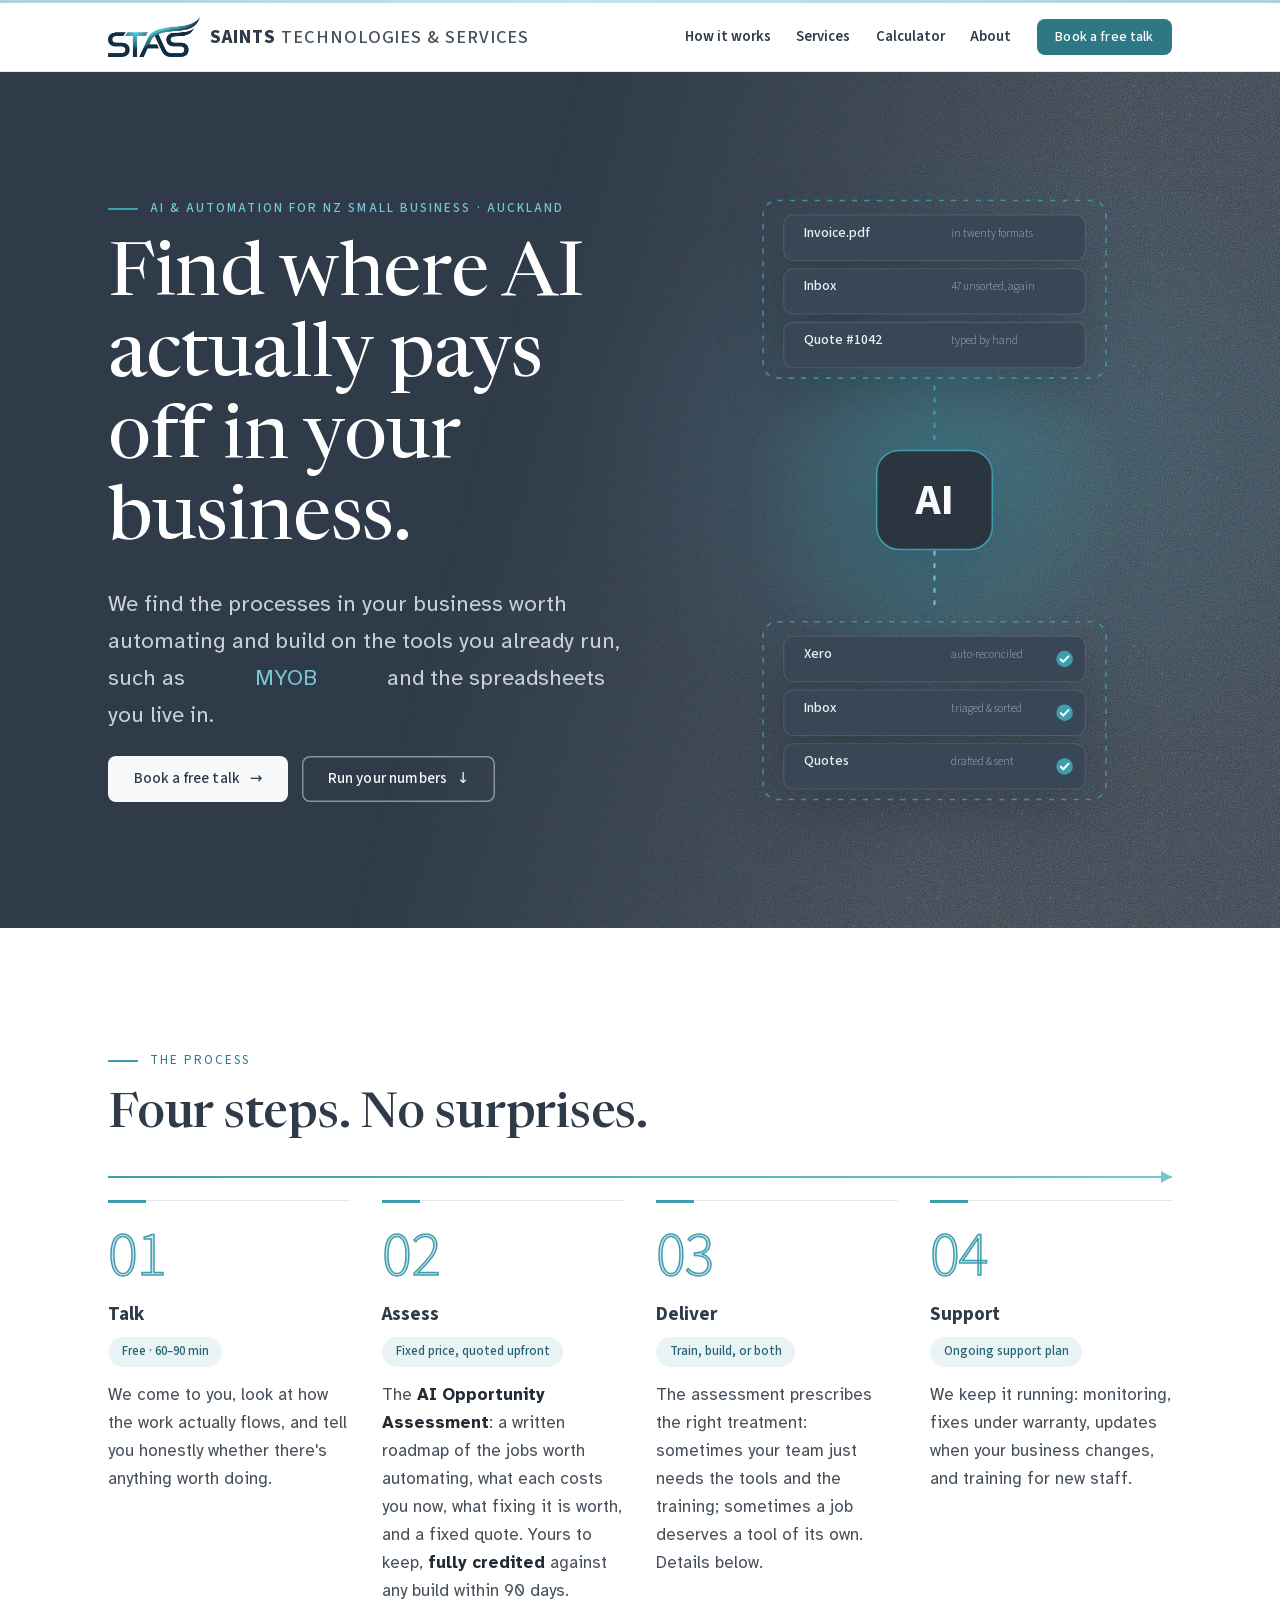
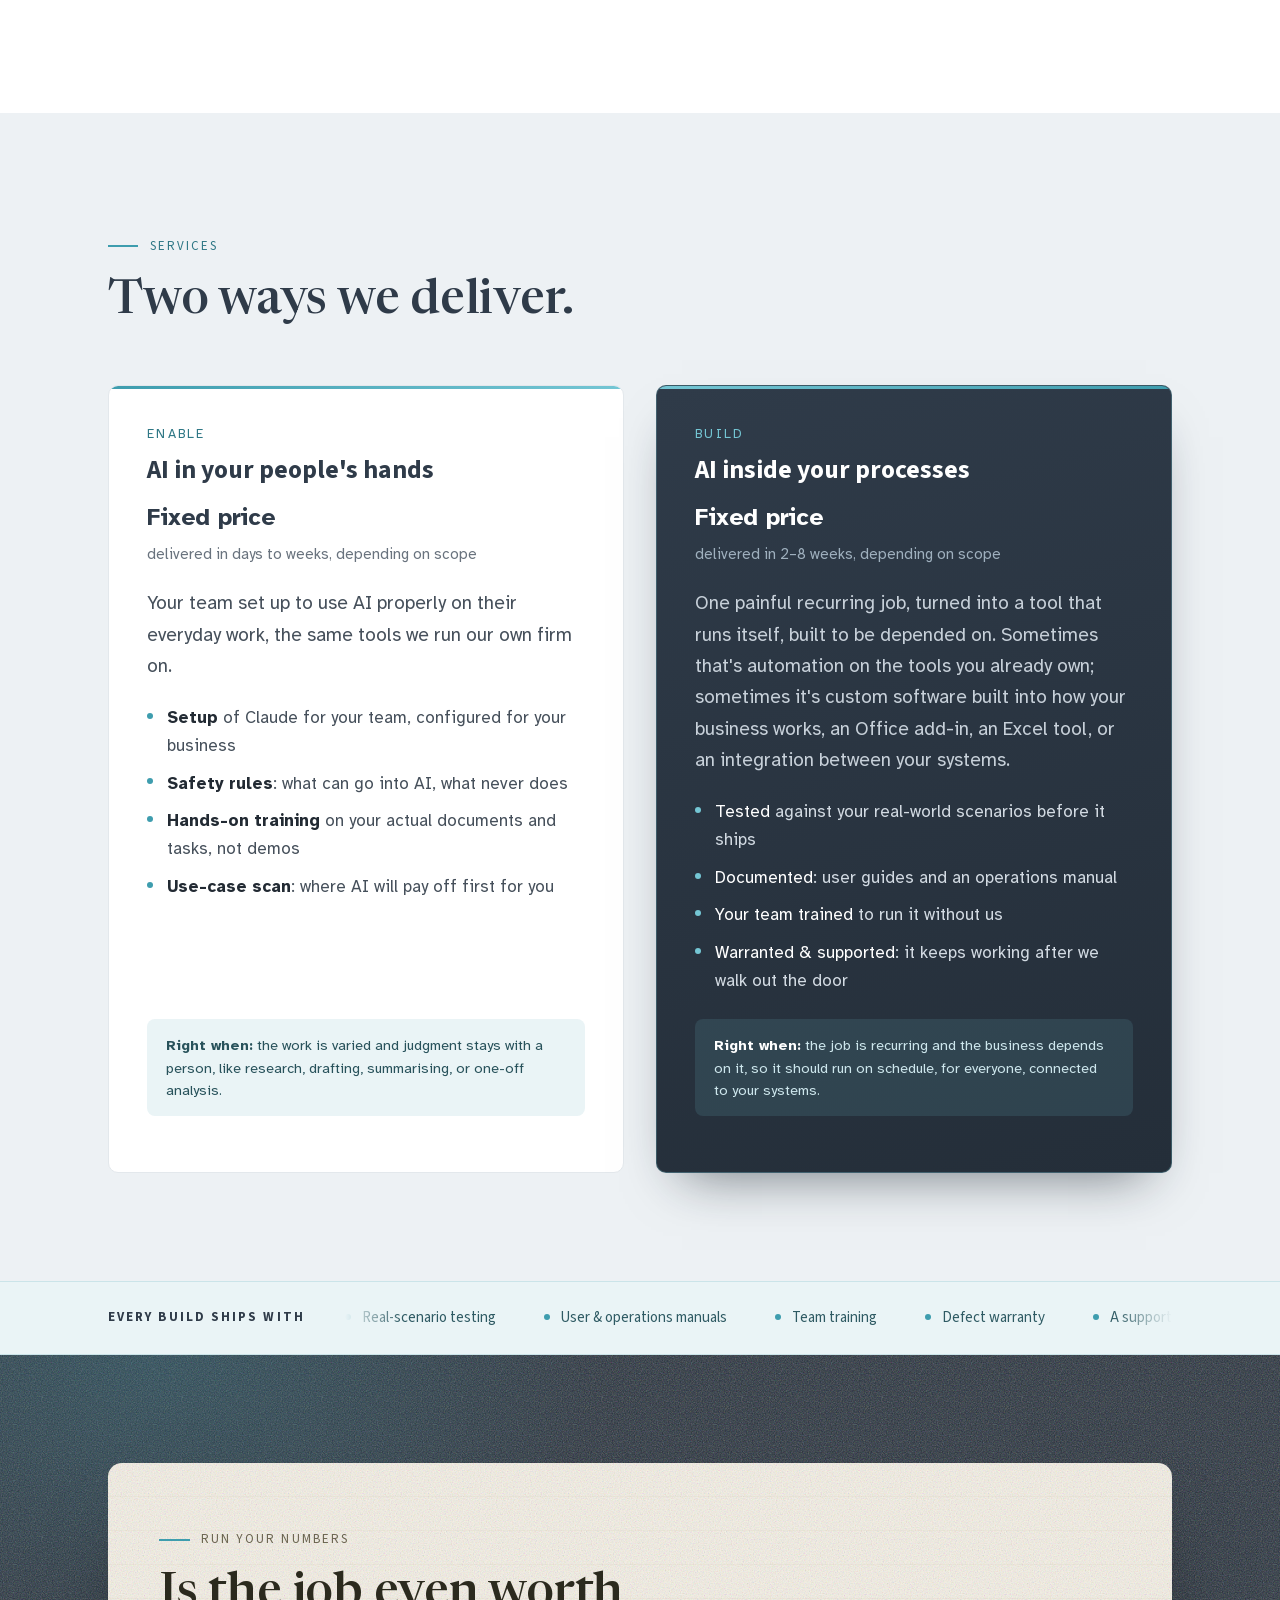
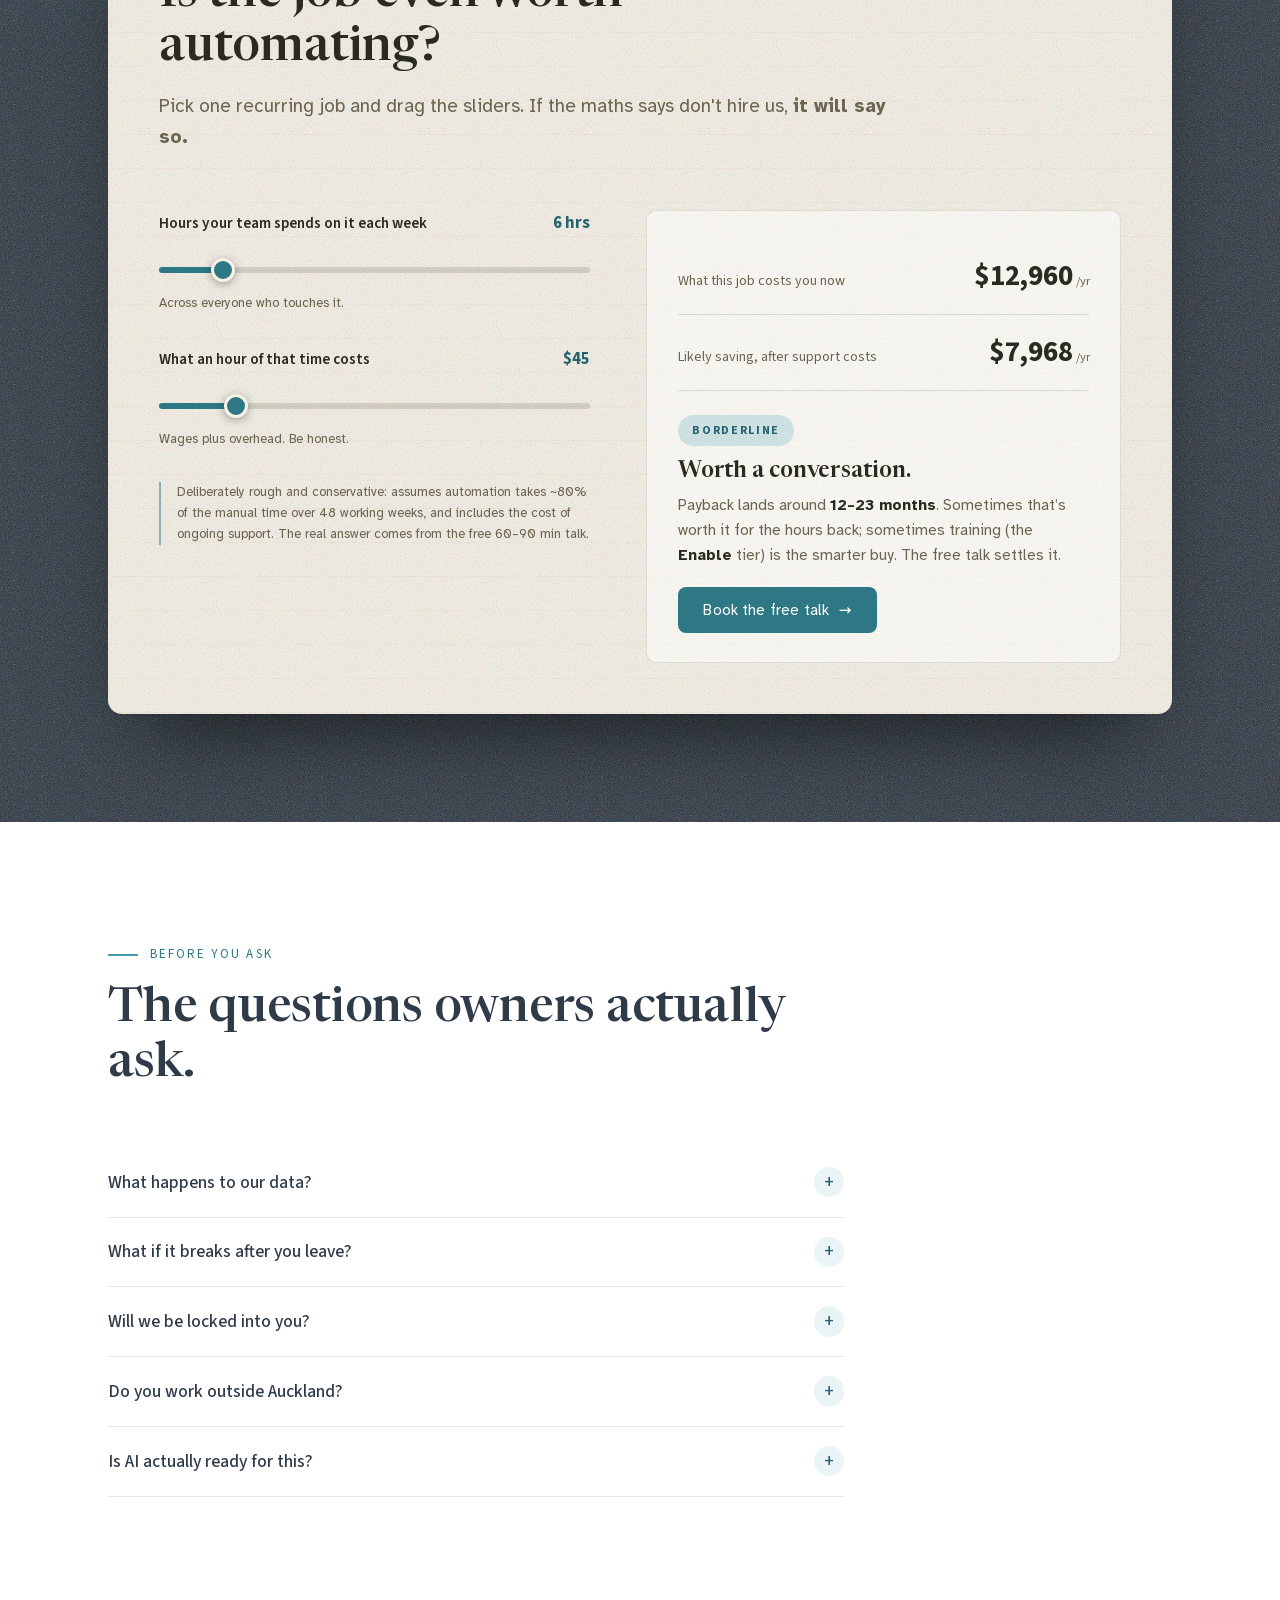
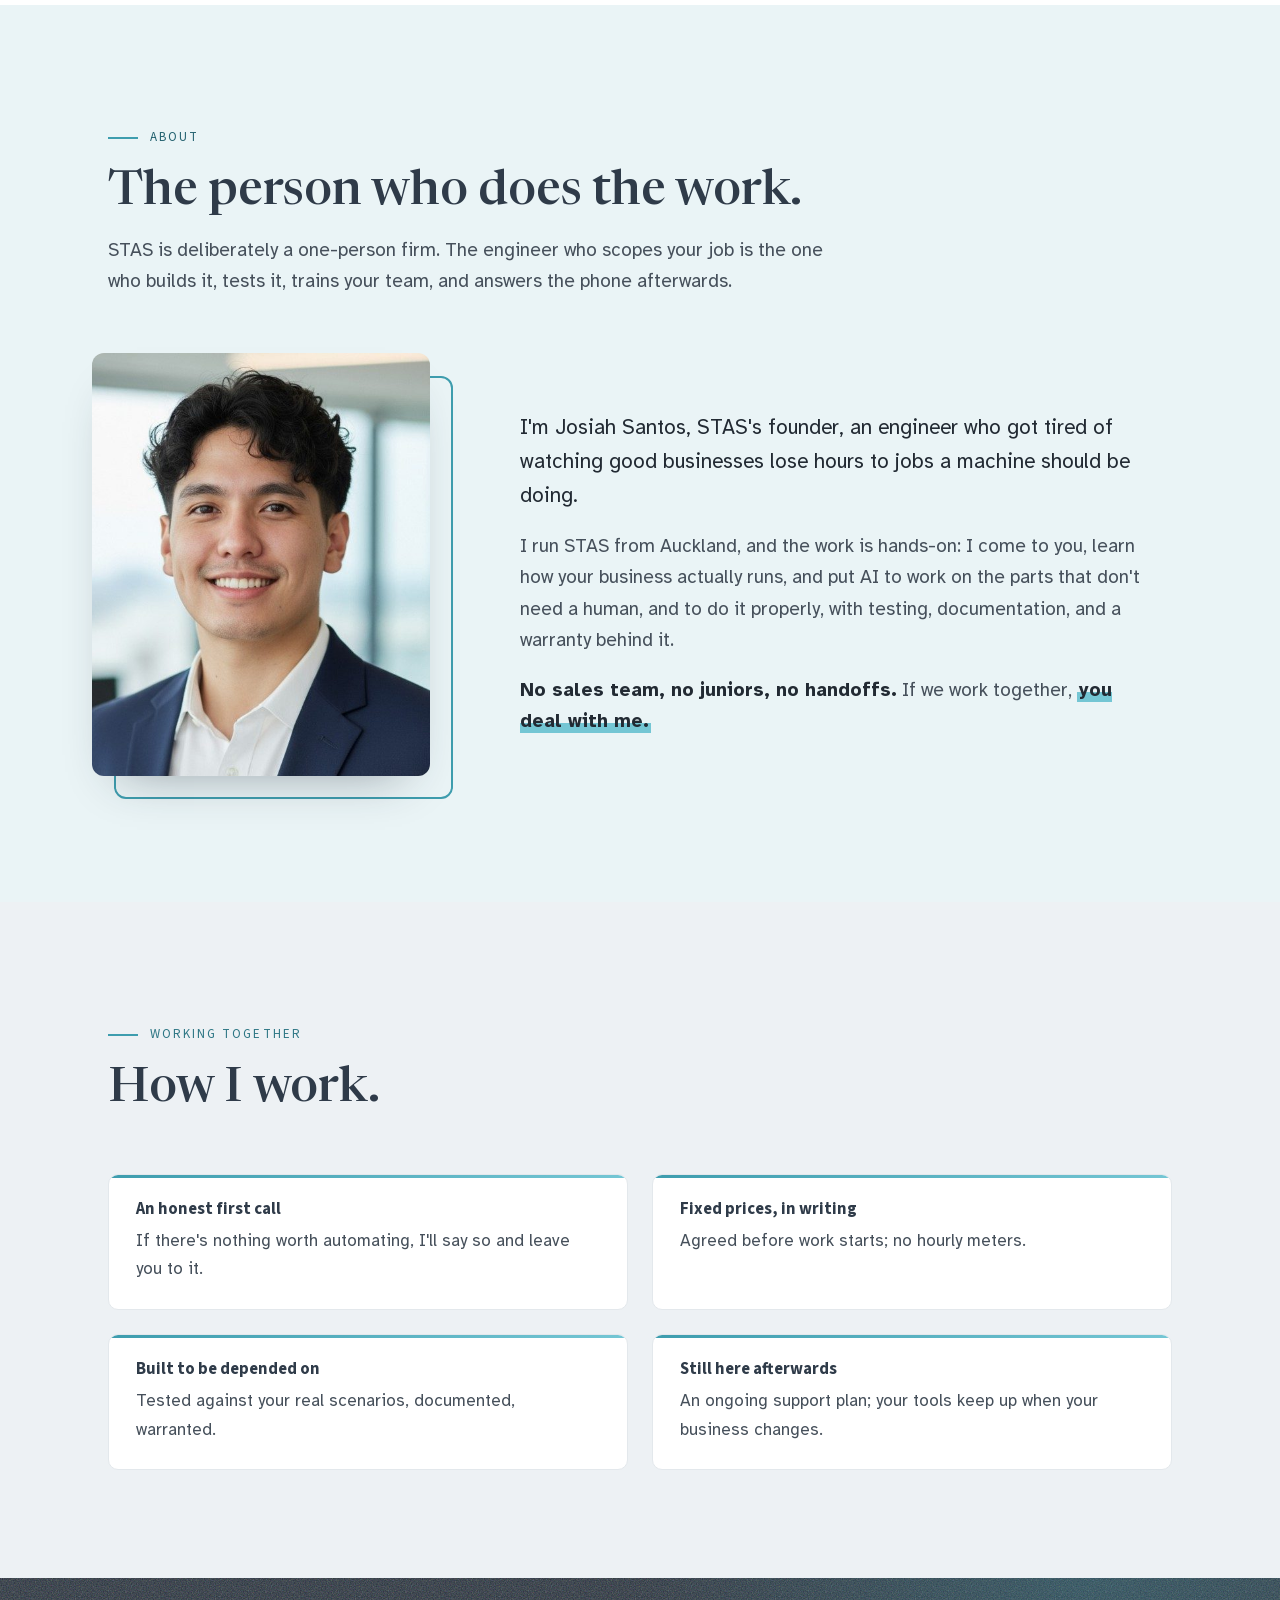
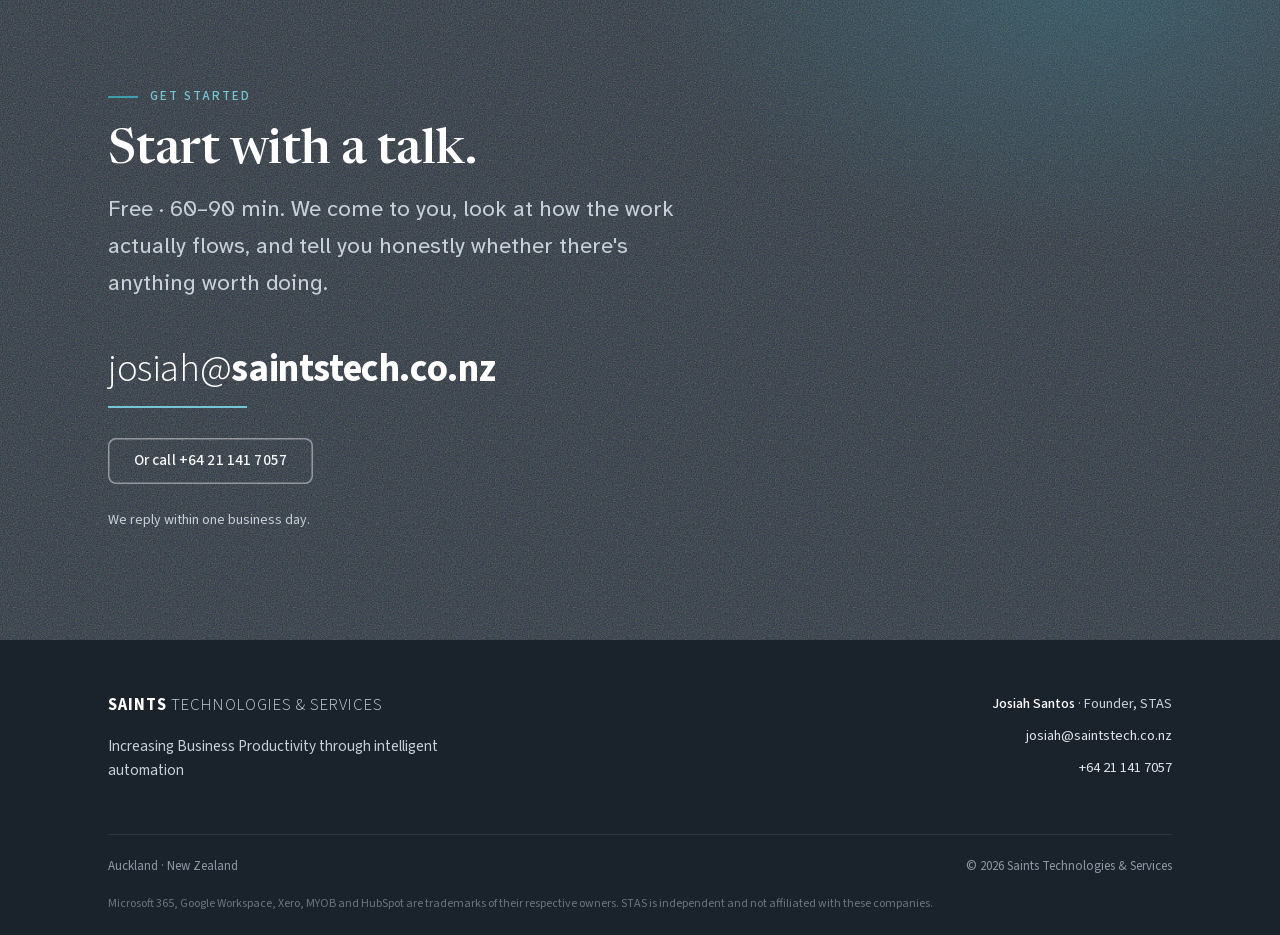
<file: index.html>
<!DOCTYPE html>
<!--
  saintstech.co.nz — single-page site (v3). Render of ../services/services.md.
  NOTE 2026-06-15: deployed from the website-v2 rebuild. Production assets wired
  (self-hosted Poppins, real founder photo, nav brand mark). Tool rotator stays
  text-only — see CLAUDE.md for the brand-policy rationale. A fuller master
  reconciliation (FAQ, calculator, restructured sections) is still owed.
  Optional later: CTAs → Microsoft Bookings.
-->
<html lang="en-NZ">
<head>
<meta charset="utf-8">
<meta name="viewport" content="width=device-width, initial-scale=1">
<title>Saints Technologies &amp; Services — AI &amp; automation for NZ small businesses</title>
<meta name="description" content="AI and automation for NZ small businesses on Microsoft 365 and Xero. Fixed prices, honest assessments, built to be depended on. Auckland-based.">
<link rel="canonical" href="https://saintstech.co.nz/">
<meta name="theme-color" content="#2F3B49">
<meta property="og:type" content="website">
<meta property="og:site_name" content="Saints Technologies &amp; Services">
<meta property="og:title" content="Saints Technologies &amp; Services">
<meta property="og:description" content="Find where AI actually pays off in your business — and where it doesn't. Fixed-price, honest AI and automation for NZ small businesses.">
<meta property="og:url" content="https://saintstech.co.nz/">
<meta property="og:image" content="https://saintstech.co.nz/assets/img/og-image.png">
<meta name="twitter:card" content="summary_large_image">
<script type="application/ld+json">
{
  "@context": "https://schema.org",
  "@type": "ProfessionalService",
  "name": "Saints Technologies & Services",
  "alternateName": "STAS",
  "url": "https://saintstech.co.nz/",
  "email": "josiah@saintstech.co.nz",
  "telephone": "+64 21 141 7057",
  "description": "AI and automation for NZ small businesses on Microsoft 365 and Xero. Fixed prices, honest assessments, built to be depended on.",
  "address": {"@type": "PostalAddress", "addressLocality": "Auckland", "addressCountry": "NZ"},
  "areaServed": {"@type": "Country", "name": "New Zealand"},
  "founder": {"@type": "Person", "name": "Josiah Santos", "jobTitle": "Founder"}
}
</script>
<script type="application/ld+json">
{
  "@context": "https://schema.org",
  "@type": "FAQPage",
  "mainEntity": [
    {"@type": "Question", "name": "What happens to our data?",
     "acceptedAnswer": {"@type": "Answer", "text": "Before anything runs, we set safety rules with you: what can go into AI, and what never does. Those rules are written down, and your team is trained on them."}},
    {"@type": "Question", "name": "What if it breaks after you leave?",
     "acceptedAnswer": {"@type": "Answer", "text": "Every build ships with a defect warranty and an ongoing support plan: monitoring, fixes, and updates when your business changes."}},
    {"@type": "Question", "name": "Will we be locked into you?",
     "acceptedAnswer": {"@type": "Answer", "text": "No. Every build is documented, with user guides and an operations manual, and your team is trained to run it without us."}},
    {"@type": "Question", "name": "Do you work outside Auckland?",
     "acceptedAnswer": {"@type": "Answer", "text": "STAS is Auckland-based and works with businesses across New Zealand. The first talk is free either way."}},
    {"@type": "Question", "name": "Is AI actually ready for this?",
     "acceptedAnswer": {"@type": "Answer", "text": "For some jobs, yes; for others, no. Telling you which is which is the entire point of the assessment. If the honest answer is 'you don't need us', that's what it will say."}}
  ]
}
</script>
<link rel="icon" type="image/svg+xml" href="assets/img/favicon.svg">
<link rel="apple-touch-icon" href="assets/img/apple-touch-icon.png">
<link rel="preload" href="assets/fonts/SourceSans3.woff2" as="font" type="font/woff2" crossorigin>
<link rel="preload" href="assets/fonts/Newsreader.woff2" as="font" type="font/woff2" crossorigin>
<link rel="preload" href="assets/fonts/AtkinsonHyperlegible-Regular.woff2" as="font" type="font/woff2" crossorigin>
<link rel="stylesheet" href="css/styles.css?v=2026-06-19a">
</head>
<body>
<a class="skip" href="#main">Skip to content</a>

<header class="nav">
  <div class="container nav-inner">
    <a class="brand" href="#main" aria-label="Saints Technologies &amp; Services — home">
      <img class="brand-mark" src="assets/img/stas-logo.png" alt="" width="360" height="157">
      <span class="brand-lockup"><b>Saints</b><span class="bl-rest">Technologies &amp; Services</span></span>
    </a>
    <nav class="nav-links" aria-label="Site">
      <a class="m-hide" href="#how">How it works</a>
      <a class="m-hide" href="#services">Services</a>
      <a class="m-hide" href="#calculator">Calculator</a>
      <a class="m-hide" href="#about">About</a>
      <!-- PRODUCTION: point at a Microsoft Bookings page to capture bookings on-site -->
      <a class="btn btn-solid" href="mailto:josiah@saintstech.co.nz?subject=Free%20talk">Book a free talk</a>
    </nav>
  </div>
</header>

<main id="main">

  <section class="hero on-dark">
    <div class="container hero-inner">
      <div>
        <p class="eyebrow lift d1">AI &amp; automation for NZ small business · Auckland</p>
        <h1 class="display lift d2">Find where AI actually pays off in your business.</h1>
        <p class="sub lead lift d3">We find the processes in your business worth automating and build on the tools you already run, such as <span class="rotator" id="ww-rotator" aria-label="Xero, MYOB, Microsoft 365, Google Workspace, HubSpot"><span class="rot-item">Xero</span><span class="rot-item">MYOB</span><span class="rot-item">Microsoft&nbsp;365</span><span class="rot-item">Google&nbsp;Workspace</span><span class="rot-item">HubSpot</span></span> and the spreadsheets you live in.</p>
        <div class="cta-row lift d4">
          <!-- PRODUCTION: point at a Microsoft Bookings page -->
          <a class="btn btn-light" href="mailto:josiah@saintstech.co.nz?subject=Free%20talk">Book a free talk <span class="arr" aria-hidden="true">&rarr;</span></a>
          <a class="btn btn-ghost" href="#calculator">Run your numbers <span class="arr" aria-hidden="true">&darr;</span></a>
        </div>
      </div>

      <figure class="hero-visual lift d5" aria-hidden="true">
        <svg class="dia-desktop" viewBox="0 0 460 612" xmlns="http://www.w3.org/2000/svg">
          <defs>
            <radialGradient id="glow" cx="50%" cy="50%" r="50%">
              <stop offset="0%" stop-color="#3E9DAE" stop-opacity=".38"/>
              <stop offset="100%" stop-color="#3E9DAE" stop-opacity="0"/>
            </radialGradient>
          </defs>
          <ellipse cx="230" cy="306" rx="180" ry="200" fill="url(#glow)"/>

          <!-- one line from the input frame into AI, one from AI into the output frame -->
          <path class="flow" d="M230 196 L 230 256"/>
          <path class="flow out" d="M230 356 L 230 416"/>

          <!-- input group frame -->
          <rect class="group-frame" x="64" y="16" width="332" height="172" rx="14"/>
          <rect class="svg-card" x="84" y="30" width="292" height="44" rx="9"/>
          <text class="svg-t1" x="104" y="51">Invoice.pdf</text>
          <text class="svg-t2" x="246" y="51">in twenty formats</text>
          <rect class="svg-card" x="84" y="82" width="292" height="44" rx="9"/>
          <text class="svg-t1" x="104" y="103">Inbox</text>
          <text class="svg-t2" x="246" y="103">47 unsorted, again</text>
          <rect class="svg-card" x="84" y="134" width="292" height="44" rx="9"/>
          <text class="svg-t1" x="104" y="155">Quote #1042</text>
          <text class="svg-t2" x="246" y="155">typed by hand</text>

          <!-- AI node -->
          <circle class="ring" cx="230" cy="306" r="62"/>
          <rect class="node-box" x="174" y="258" width="112" height="96" rx="22"/>
          <text class="node-s" x="230" y="320" text-anchor="middle">AI</text>

          <!-- output group frame -->
          <rect class="group-frame" x="64" y="424" width="332" height="172" rx="14"/>
          <rect class="svg-card" x="84" y="438" width="292" height="44" rx="9"/>
          <text class="svg-t1" x="104" y="459">Xero</text>
          <text class="svg-t2" x="246" y="459">auto-reconciled</text>
          <circle class="tick-c" cx="356" cy="460" r="8"/>
          <path class="tick-p" d="M352.3 460.4l2.4 2.4 5-5.3"/>
          <rect class="svg-card" x="84" y="490" width="292" height="44" rx="9"/>
          <text class="svg-t1" x="104" y="511">Inbox</text>
          <text class="svg-t2" x="246" y="511">triaged &amp; sorted</text>
          <circle class="tick-c" cx="356" cy="512" r="8"/>
          <path class="tick-p" d="M352.3 512.4l2.4 2.4 5-5.3"/>
          <rect class="svg-card" x="84" y="542" width="292" height="44" rx="9"/>
          <text class="svg-t1" x="104" y="563">Quotes</text>
          <text class="svg-t2" x="246" y="563">drafted &amp; sent</text>
          <circle class="tick-c" cx="356" cy="564" r="8"/>
          <path class="tick-p" d="M352.3 564.4l2.4 2.4 5-5.3"/>
        </svg>

        <svg class="dia-mobile" viewBox="0 0 360 600" xmlns="http://www.w3.org/2000/svg">
          <defs>
            <radialGradient id="glow-m" cx="50%" cy="50%" r="50%">
              <stop offset="0%" stop-color="#3E9DAE" stop-opacity=".38"/>
              <stop offset="100%" stop-color="#3E9DAE" stop-opacity="0"/>
            </radialGradient>
          </defs>
          <ellipse cx="180" cy="300" rx="150" ry="190" fill="url(#glow-m)"/>

          <path class="flow" d="M180 192 L 180 250"/>
          <path class="flow out" d="M180 350 L 180 408"/>

          <rect class="group-frame" x="20" y="14" width="320" height="170" rx="14"/>
          <rect class="svg-card" x="38" y="28" width="284" height="44" rx="9"/>
          <text class="svg-t1" x="56" y="49">Invoice.pdf</text>
          <text class="svg-t2" x="198" y="49">in twenty formats</text>
          <rect class="svg-card" x="38" y="80" width="284" height="44" rx="9"/>
          <text class="svg-t1" x="56" y="101">Inbox</text>
          <text class="svg-t2" x="198" y="101">47 unsorted</text>
          <rect class="svg-card" x="38" y="132" width="284" height="44" rx="9"/>
          <text class="svg-t1" x="56" y="153">Quote #1042</text>
          <text class="svg-t2" x="198" y="153">typed by hand</text>

          <circle class="ring" cx="180" cy="300" r="54"/>
          <rect class="node-box" x="132" y="258" width="96" height="84" rx="20"/>
          <text class="node-s" x="180" y="312" text-anchor="middle">AI</text>

          <rect class="group-frame" x="20" y="416" width="320" height="170" rx="14"/>
          <rect class="svg-card" x="38" y="430" width="284" height="44" rx="9"/>
          <text class="svg-t1" x="56" y="451">Xero</text>
          <text class="svg-t2" x="198" y="451">auto-reconciled</text>
          <circle class="tick-c" cx="302" cy="452" r="8"/>
          <path class="tick-p" d="M298.3 452.4l2.4 2.4 5-5.3"/>
          <rect class="svg-card" x="38" y="482" width="284" height="44" rx="9"/>
          <text class="svg-t1" x="56" y="503">Inbox</text>
          <text class="svg-t2" x="198" y="503">triaged &amp; sorted</text>
          <circle class="tick-c" cx="302" cy="504" r="8"/>
          <path class="tick-p" d="M298.3 504.4l2.4 2.4 5-5.3"/>
          <rect class="svg-card" x="38" y="534" width="284" height="44" rx="9"/>
          <text class="svg-t1" x="56" y="555">Quotes</text>
          <text class="svg-t2" x="198" y="555">drafted &amp; sent</text>
          <circle class="tick-c" cx="302" cy="556" r="8"/>
          <path class="tick-p" d="M298.3 556.4l2.4 2.4 5-5.3"/>
        </svg>
      </figure>
    </div>
  </section>

  <section id="how" class="section" aria-labelledby="how-t">
    <div class="container">
      <div class="sect-head">
        <p class="eyebrow">The process</p>
        <h2 id="how-t">Four steps. No surprises.</h2>
      </div>
      <ol class="steps" data-stagger>
        <li class="step reveal">
          <span class="num" aria-hidden="true">01</span>
          <h3>Talk</h3>
          <span class="tag">Free · 60–90 min</span>
          <p>We come to you, look at how the work actually flows, and tell you honestly whether there's anything worth doing.</p>
        </li>
        <li class="step reveal">
          <span class="num" aria-hidden="true">02</span>
          <h3>Assess</h3>
          <span class="tag">Fixed price, quoted upfront</span>
          <p>The <b>AI Opportunity Assessment</b>: a written roadmap of the jobs worth automating, what each costs you now, what fixing it is worth, and a fixed quote. Yours to keep, <b>fully credited</b> against any build within 90 days.</p>
        </li>
        <li class="step reveal">
          <span class="num" aria-hidden="true">03</span>
          <h3>Deliver</h3>
          <span class="tag">Train, build, or both</span>
          <p>The assessment prescribes the right treatment: sometimes your team just needs the tools and the training; sometimes a job deserves a tool of its own. Details below.</p>
        </li>
        <li class="step reveal">
          <span class="num" aria-hidden="true">04</span>
          <h3>Support</h3>
          <span class="tag">Ongoing support plan</span>
          <p>We keep it running: monitoring, fixes under warranty, updates when your business changes, and training for new staff.</p>
        </li>
      </ol>
    </div>
  </section>

  <section id="services" class="section alt" aria-labelledby="services-t">
    <div class="container">
      <div class="sect-head">
        <p class="eyebrow">Services</p>
        <h2 id="services-t">Two ways we deliver.</h2>
      </div>
      <div class="cards" data-stagger>
        <article class="card reveal">
          <p class="kicker">Enable</p>
          <h3>AI in your people's hands</h3>
          <p class="price"><span class="amt">Fixed price</span> <span>delivered in days to weeks, depending on scope</span></p>
          <p>Your team set up to use AI properly on their everyday work, the same tools we run our own firm on.</p>
          <ul>
            <li><b>Setup</b> of Claude for your team, configured for your business</li>
            <li><b>Safety rules</b>: what can go into AI, what never does</li>
            <li><b>Hands-on training</b> on your actual documents and tasks, not demos</li>
            <li><b>Use-case scan</b>: where AI will pay off first for you</li>
          </ul>
          <p class="fit"><b>Right when:</b> the work is varied and judgment stays with a person, like research, drafting, summarising, or one-off analysis.</p>
        </article>
        <article class="card card--featured reveal">
          <p class="kicker">Build</p>
          <h3>AI inside your processes</h3>
          <p class="price"><span class="amt">Fixed price</span> <span>delivered in 2–8 weeks, depending on scope</span></p>
          <p>One painful recurring job, turned into a tool that runs itself, built to be depended on. Sometimes that's automation on the tools you already own; sometimes it's custom software built into how your business works, an Office add-in, an Excel tool, or an integration between your systems.</p>
          <ul>
            <li><b>Tested</b> against your real-world scenarios before it ships</li>
            <li><b>Documented</b>: user guides and an operations manual</li>
            <li><b>Your team trained</b> to run it without us</li>
            <li><b>Warranted &amp; supported</b>: it keeps working after we walk out the door</li>
          </ul>
          <p class="fit"><b>Right when:</b> the job is recurring and the business depends on it, so it should run on schedule, for everyone, connected to your systems.</p>
        </article>
      </div>
    </div>
  </section>

  <section class="band" aria-label="Every build ships with">
    <div class="container band-inner">
      <p class="t">Every build ships with</p>
      <div class="marquee">
        <div class="marquee-track">
          <ul>
            <li>Real-scenario testing</li>
            <li>User &amp; operations manuals</li>
            <li>Team training</li>
            <li>Defect warranty</li>
            <li>A support plan</li>
          </ul>
          <ul aria-hidden="true">
            <li>Real-scenario testing</li>
            <li>User &amp; operations manuals</li>
            <li>Team training</li>
            <li>Defect warranty</li>
            <li>A support plan</li>
          </ul>
        </div>
      </div>
    </div>
  </section>

  <!-- Web render intentionally omits "Straight answers / fine print" (what we don't sell · why fixed prices) — founder call 2026-06-16. Still in services.md master + one-pager; don't re-add on sync. -->
  <!-- Web render intentionally shows NO dollar figures — founder call 2026-07-28, "for now". Applies to: process step tags (Assess, Support), both service card .price lines, the FAQ + JSON-LD support answers, JSON-LD priceRange (removed), and the calculator result copy in js/main.js. Master + one-pager KEEP their prices; replacement wording is declared in services.md → "Pricing display (website)". Don't re-add on sync. -->

  <section id="calculator" class="calc section" aria-labelledby="calc-t">
    <div class="container">
      <div class="calc-sheet">
      <div class="sect-head">
        <p class="eyebrow">Run your numbers</p>
        <h2 id="calc-t">Is the job even worth automating?</h2>
        <p>Pick one recurring job and drag the sliders. If the maths says don't hire us, <b>it will say so.</b></p>
      </div>
      <div class="calc-grid">
        <div class="calc-inputs">
          <div class="field">
            <label for="calc-hours">Hours your team spends on it each week <output id="out-hours" for="calc-hours">6 hrs</output></label>
            <input type="range" id="calc-hours" min="1" max="40" step="1" value="6">
            <p class="hint">Across everyone who touches it.</p>
          </div>
          <div class="field">
            <label for="calc-rate">What an hour of that time costs <output id="out-rate" for="calc-rate">$45</output></label>
            <input type="range" id="calc-rate" min="25" max="150" step="5" value="45">
            <p class="hint">Wages plus overhead. Be honest.</p>
          </div>
          <p class="calc-note">Deliberately rough and conservative: assumes automation takes ~80% of the manual time over 48 working weeks, and includes the cost of ongoing support. The real answer comes from the free 60–90&nbsp;min talk.</p>
        </div>
        <div class="calc-out" aria-live="polite">
          <noscript><p style="font-weight:300">The calculator needs JavaScript. Or just email us the numbers and we'll do the maths in the free talk.</p></noscript>
          <div class="stat"><span class="k">What this job costs you now</span><span class="v"><span id="res-annual">—</span><small>/yr</small></span></div>
          <div class="stat"><span class="k">Likely saving, after support costs</span><span class="v"><span id="res-saving">—</span><small>/yr</small></span></div>
          <div class="verdict" id="res-verdict">
            <span class="badge" id="res-badge">—</span>
            <h3 id="res-title">Drag the sliders</h3>
            <p id="res-sub">We'll tell you whether this one's worth a build, a training day, or nothing at all.</p>
            <p class="go"><a class="btn btn-solid" href="mailto:josiah@saintstech.co.nz?subject=Free%20talk" id="res-cta">Book the free talk <span class="arr" aria-hidden="true">&rarr;</span></a></p>
          </div>
        </div>
      </div>
      </div>
    </div>
  </section>

  <section class="section" aria-labelledby="faq-t">
    <div class="container">
      <div class="sect-head">
        <p class="eyebrow">Before you ask</p>
        <h2 id="faq-t">The questions owners actually ask.</h2>
      </div>
      <div class="faq">
        <details>
          <summary>What happens to our data?</summary>
          <p class="a">Before anything runs, we set <b>safety rules</b> with you: what can go into AI, and what never does. Those rules are written down, and your team is trained on them.</p>
        </details>
        <details>
          <summary>What if it breaks after you leave?</summary>
          <p class="a">Every build ships with a <b>defect warranty</b> and an ongoing support plan: monitoring, fixes, and updates when your business changes.</p>
        </details>
        <details>
          <summary>Will we be locked into you?</summary>
          <p class="a">No. Every build is <b>documented</b>, with user guides and an operations manual, and your team is trained to run it without us.</p>
        </details>
        <details>
          <summary>Do you work outside Auckland?</summary>
          <!-- PRODUCTION: Josiah to confirm travel/remote wording -->
          <p class="a">STAS is Auckland-based and works with businesses across New Zealand. The first talk is free either way.</p>
        </details>
        <details>
          <summary>Is AI actually ready for this?</summary>
          <p class="a">For some jobs, yes; for others, no. Telling you which is which is the entire point of the assessment. If the honest answer is <b>"you don't need us"</b>, that's what it will say.</p>
        </details>
      </div>
    </div>
  </section>

  <section id="about" class="section tint" aria-labelledby="about-t">
    <div class="container">
      <div class="sect-head">
        <p class="eyebrow">About</p>
        <h2 id="about-t">The person who does the work.</h2>
        <p>STAS is deliberately a one-person firm. The engineer who scopes your job is the one who builds it, tests it, trains your team, and answers the phone afterwards.</p>
      </div>
      <div class="about-grid">
        <figure class="portrait reveal">
          <img src="assets/img/josiah.jpg" alt="Josiah Santos, founder of Saints Technologies &amp; Services" width="631" height="642">
        </figure>
        <div class="bio reveal">
          <p>I'm Josiah Santos, STAS's founder, an engineer who got tired of watching good businesses lose hours to jobs a machine should be doing.</p>
          <p>I run STAS from Auckland, and the work is hands-on: I come to you, learn how your business actually runs, and put AI to work on the parts that don't need a human, and to do it properly, with testing, documentation, and a warranty behind it.</p>
          <p><b>No sales team, no juniors, no handoffs.</b> If we work together, <b class="hl">you deal with me.</b></p>
        </div>
      </div>
    </div>
  </section>

  <section class="section alt" aria-labelledby="how-i-work-t">
    <div class="container">
      <div class="sect-head">
        <p class="eyebrow">Working together</p>
        <h2 id="how-i-work-t">How I work.</h2>
      </div>
      <ul class="how" data-stagger>
        <li class="reveal">
          <h3>An honest first call</h3>
          <p>If there's nothing worth automating, I'll say so and leave you to it.</p>
        </li>
        <li class="reveal">
          <h3>Fixed prices, in writing</h3>
          <p>Agreed before work starts; no hourly meters.</p>
        </li>
        <li class="reveal">
          <h3>Built to be depended on</h3>
          <p>Tested against your real scenarios, documented, warranted.</p>
        </li>
        <li class="reveal">
          <h3>Still here afterwards</h3>
          <p>An ongoing support plan; your tools keep up when your business changes.</p>
        </li>
      </ul>
    </div>
  </section>

  <section id="contact" class="contact on-dark">
    <div class="container section">
      <p class="eyebrow">Get started</p>
      <h2>Start with a talk.</h2>
      <p class="lead">Free · 60–90 min. We come to you, look at how the work actually flows, and tell you honestly whether there's anything worth doing.</p>
      <a class="biglink" href="mailto:josiah@saintstech.co.nz?subject=Free%20talk">josiah@<b>saintstech.co.nz</b></a>
      <div class="cta-row">
        <a class="btn btn-ghost" href="tel:+64211417057">Or call +64 21 141 7057</a>
      </div>
      <p class="promise">We reply within one business day.</p>
    </div>
  </section>

</main>

<footer class="footer">
  <div class="container">
    <div class="footer-inner">
      <div>
        <p class="lockup">Saints <span>Technologies &amp; Services</span></p>
        <p class="motto">Increasing Business Productivity through intelligent automation</p>
      </div>
      <div class="footer-meta">
        <p class="who"><b>Josiah Santos</b> · Founder, STAS</p>
        <p><a href="mailto:josiah@saintstech.co.nz">josiah@saintstech.co.nz</a></p>
        <p><a href="tel:+64211417057">+64 21 141 7057</a></p>
      </div>
    </div>
    <div class="footer-bottom">
      <p>Auckland · New Zealand</p>
      <p>© 2026 Saints Technologies &amp; Services</p>
      <!-- NZBN slot: add "· NZBN <number>" (linked to nzbn.govt.nz) if Josiah wants it shown -->
      <p class="footer-legal">Microsoft 365, Google Workspace, Xero, MYOB and HubSpot are trademarks of their respective owners. STAS is independent and not affiliated with these companies.</p>
    </div>
  </div>
</footer>

<div class="mobile-cta" id="mobile-cta">
  <a class="btn btn-ghost" href="tel:+64211417057">Call</a>
  <!-- PRODUCTION: point at a Microsoft Bookings page -->
  <a class="btn btn-light" href="mailto:josiah@saintstech.co.nz?subject=Free%20talk">Book a free talk</a>
</div>

<script src="js/main.js?v=2026-06-18a"></script>
</body>
</html>
</file>
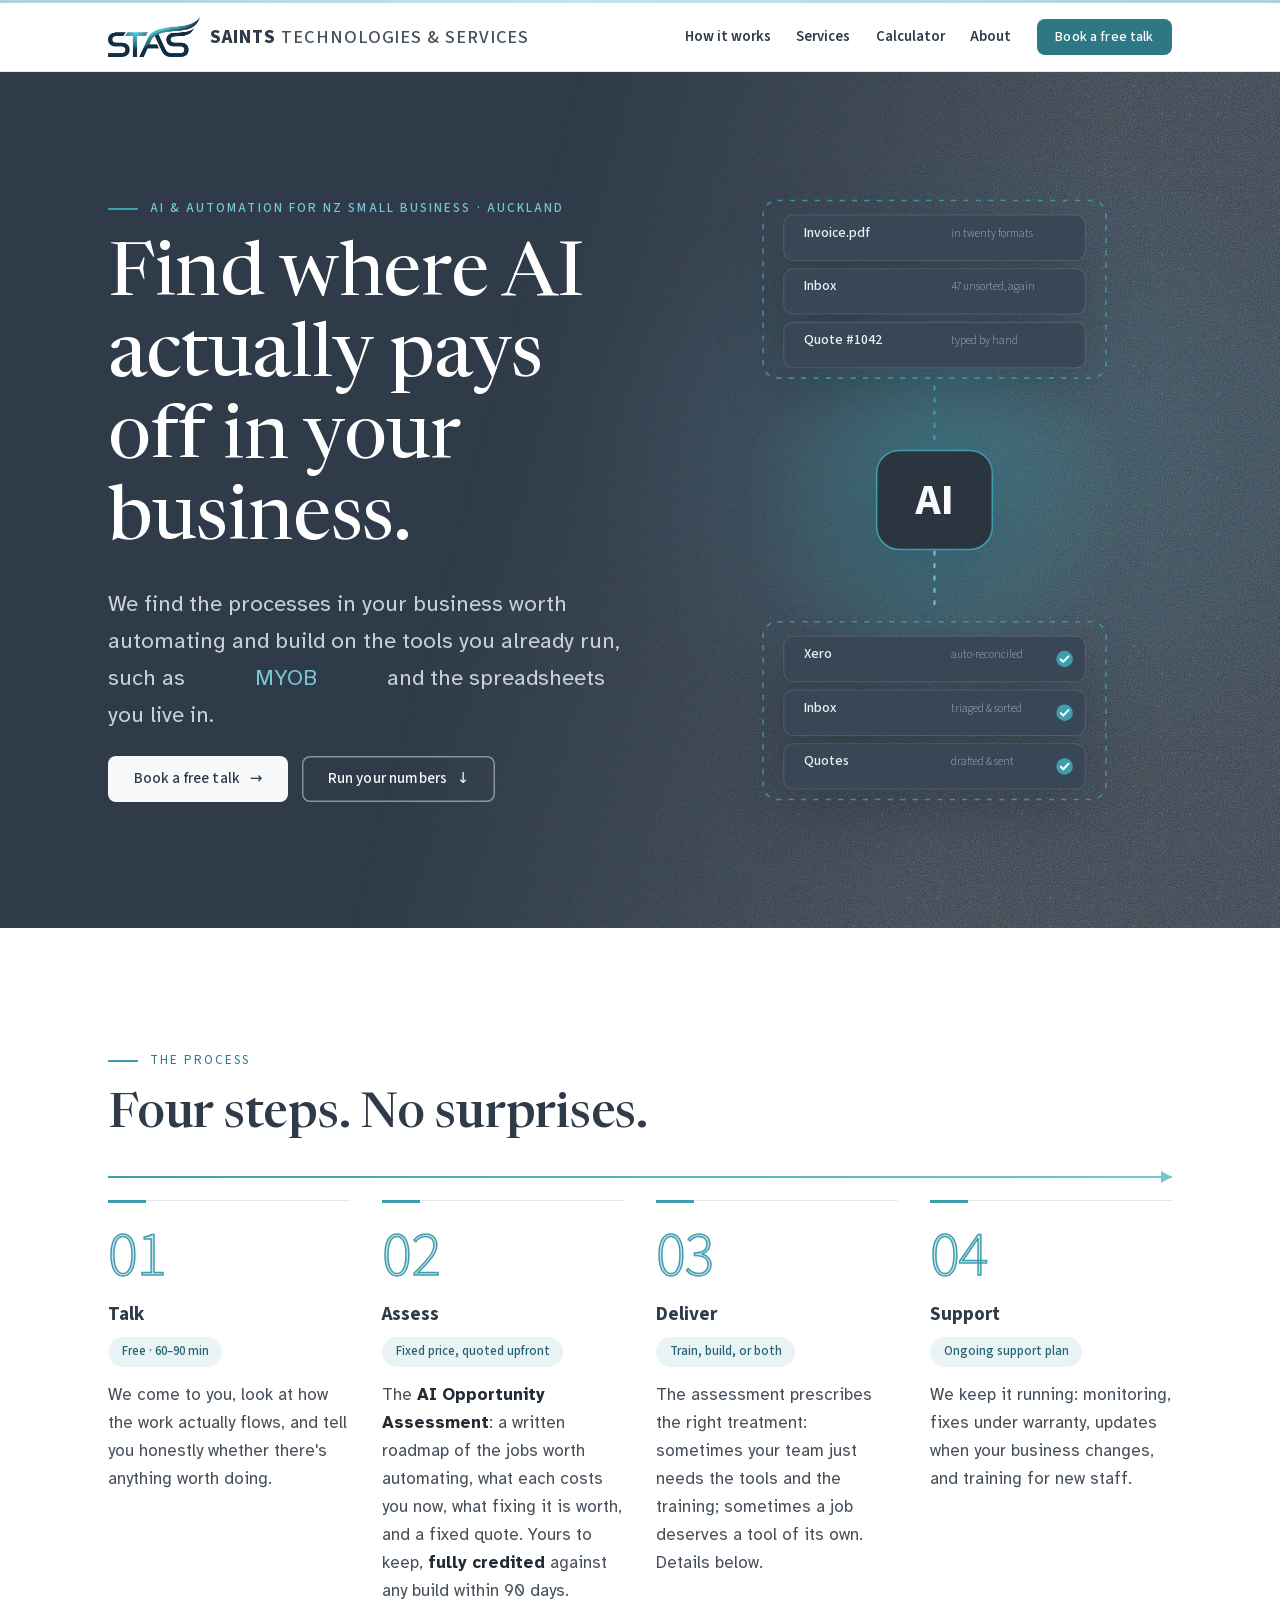
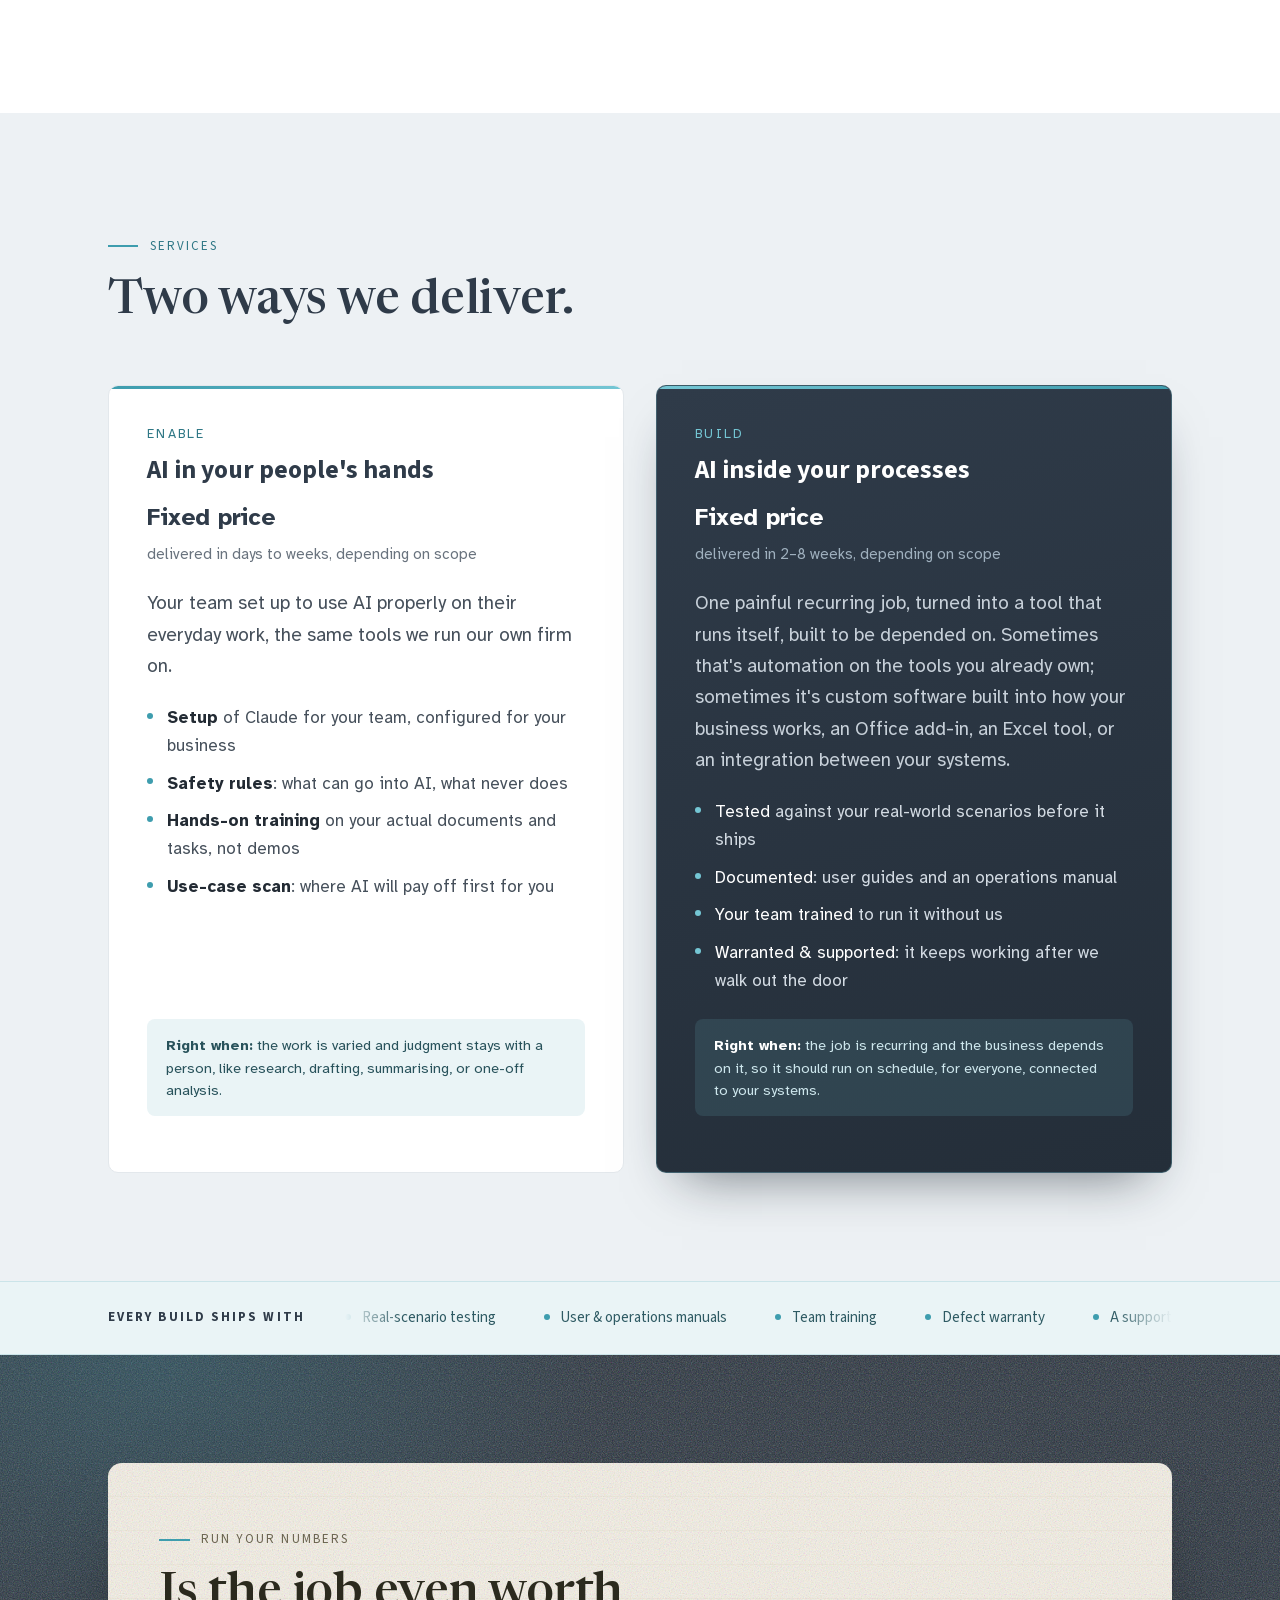
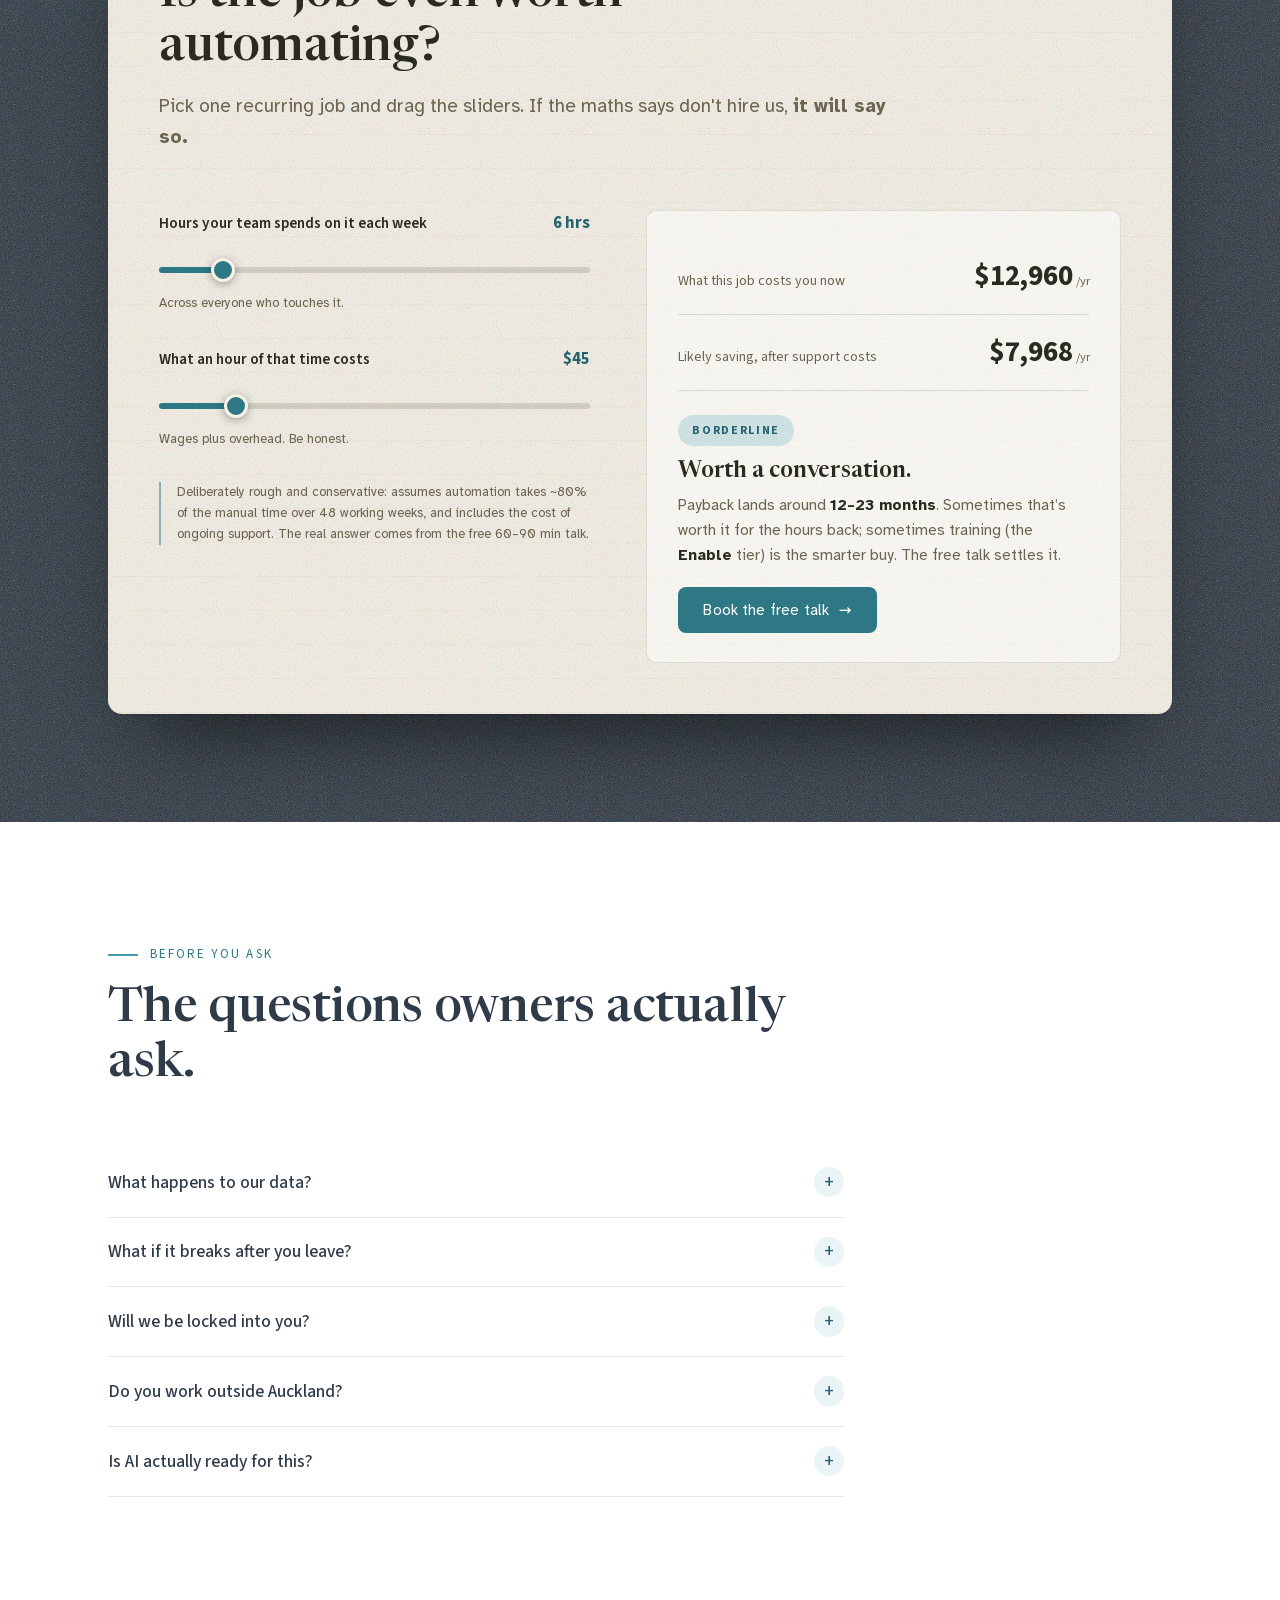
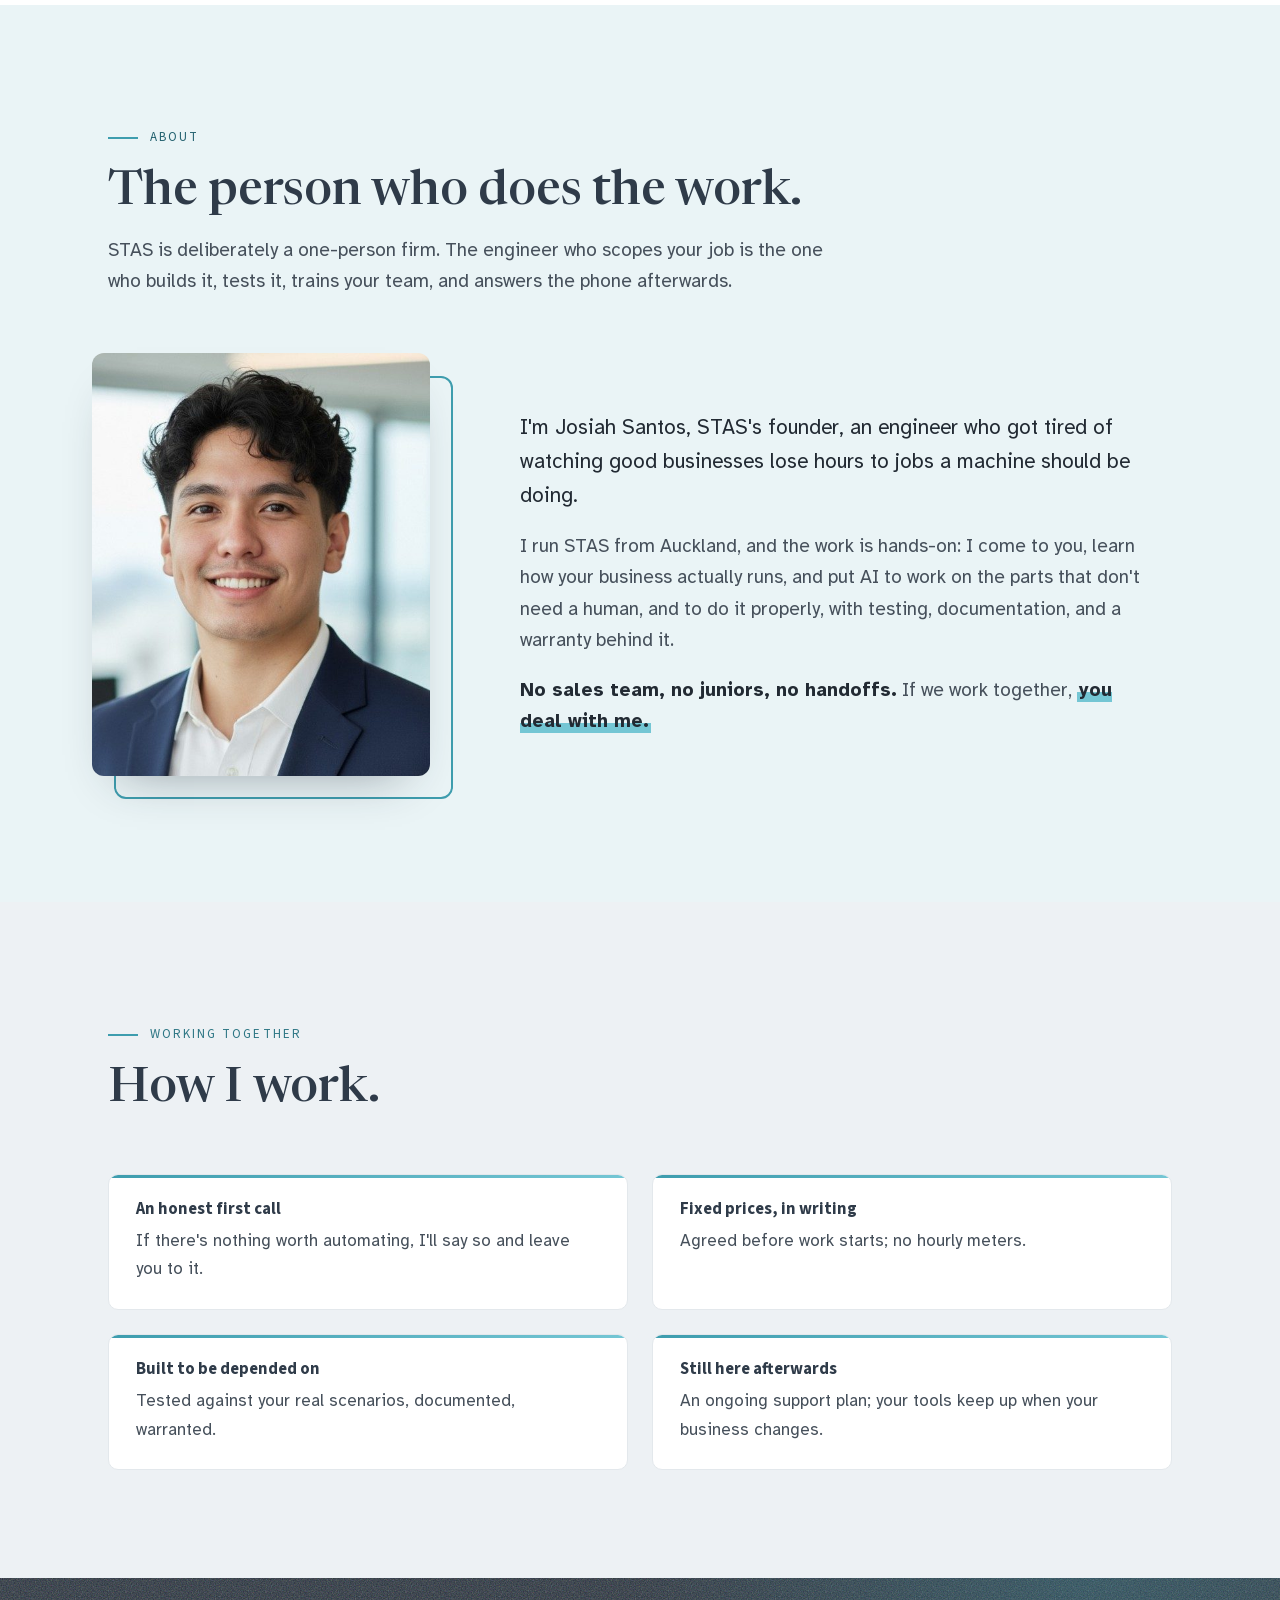
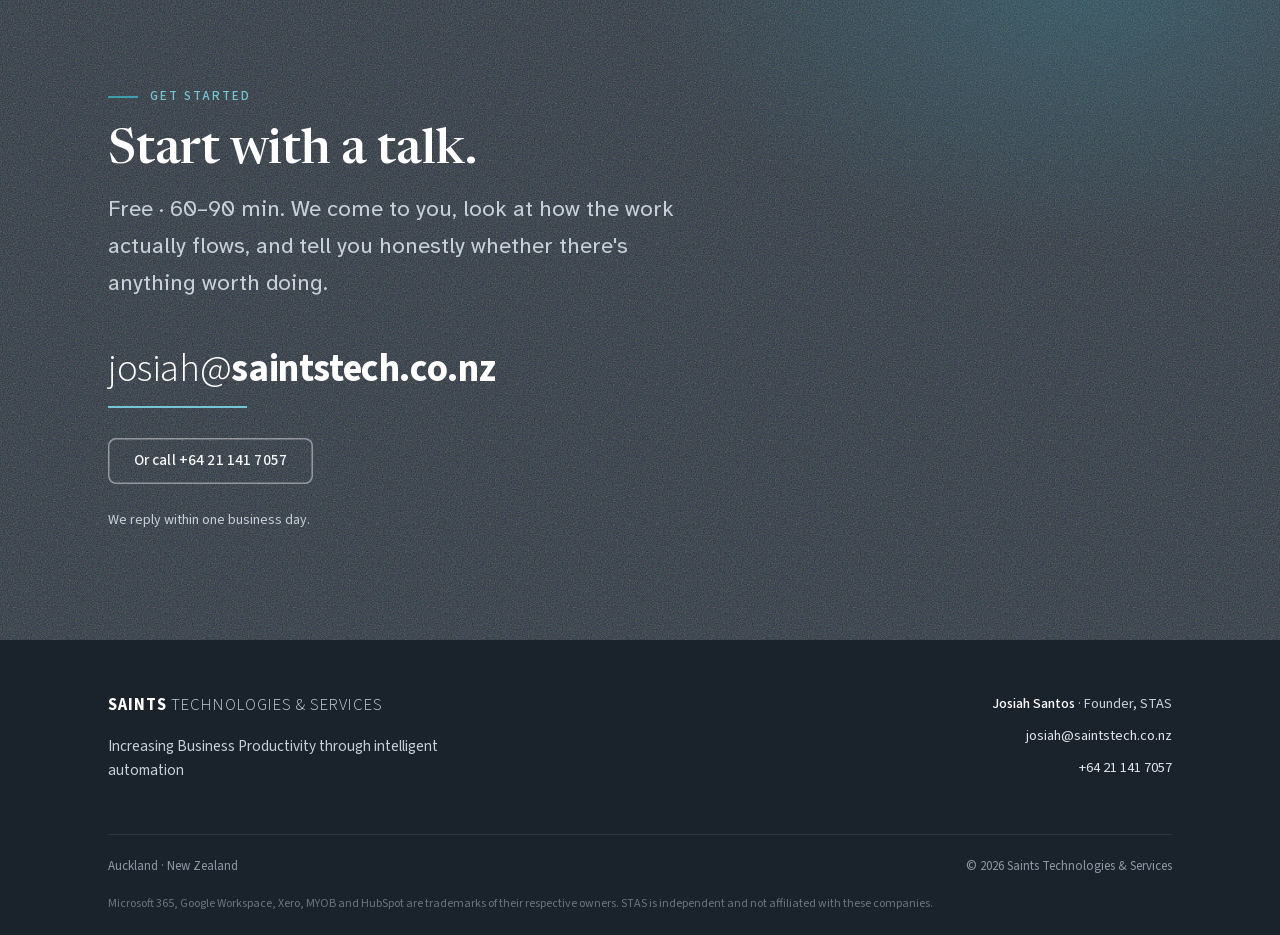
<file: about/index.html>
<!DOCTYPE html>
<!--
  /about/ is retained only as a redirect. The redesign (2026-06-15) folded the
  About content into the single-page home at /#about. This preserves any inbound
  links and search-indexed /about/ URLs.
-->
<html lang="en-NZ">
<head>
<meta charset="utf-8">
<meta name="viewport" content="width=device-width, initial-scale=1">
<title>About — Saints Technologies &amp; Services</title>
<link rel="canonical" href="https://saintstech.co.nz/#about">
<meta name="robots" content="noindex, follow">
<meta http-equiv="refresh" content="0; url=/#about">
<script>location.replace('/#about');</script>
</head>
<body>
<p>Redirecting to <a href="/#about">saintstech.co.nz/#about</a>…</p>
</body>
</html>
</file>
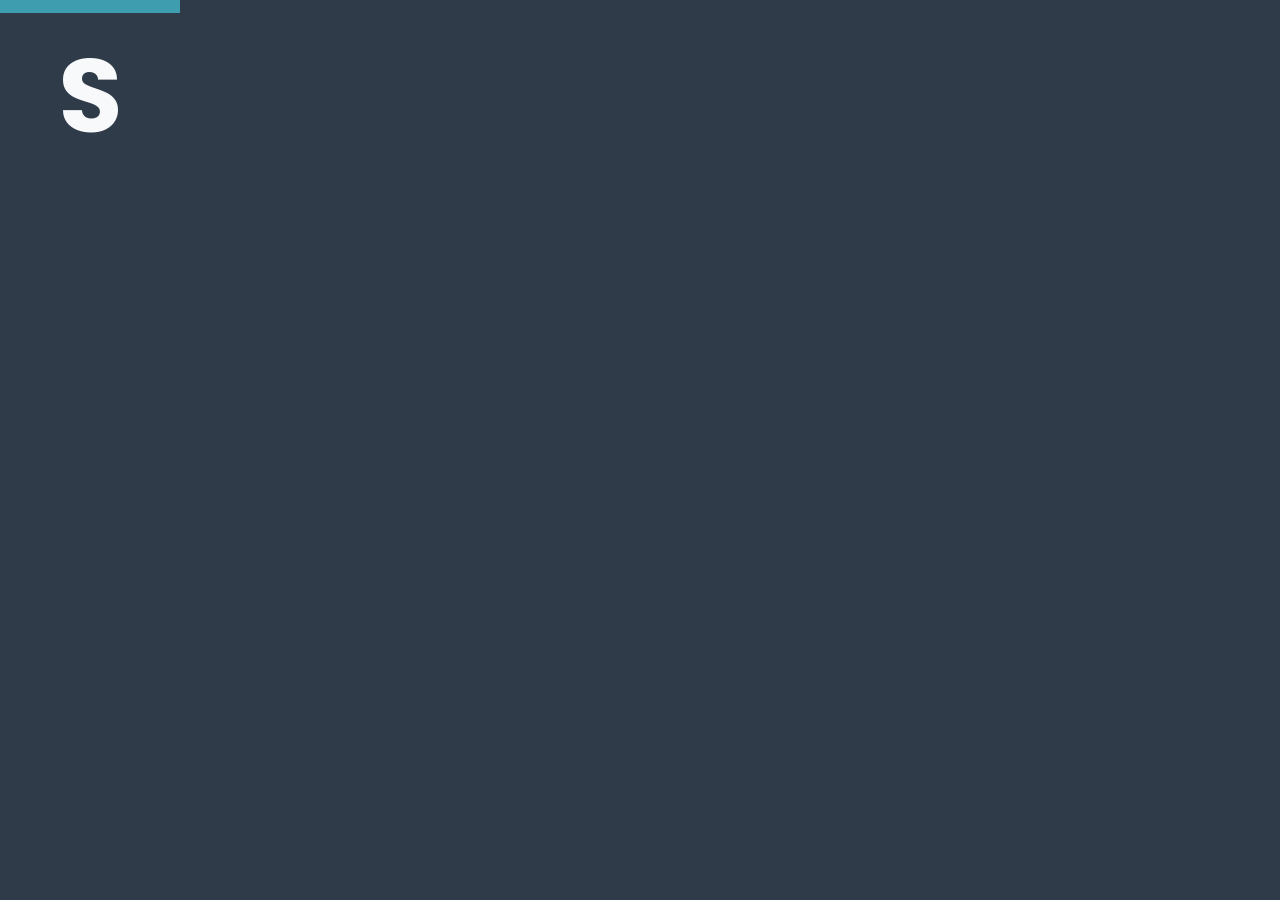
<file: assets/og/icon.html>
<!DOCTYPE html>
<!-- Source for assets/img/apple-touch-icon.png (180x180). Re-render: pwsh scripts\render-og.ps1 -->
<html lang="en">
<head>
<meta charset="utf-8">
<style>
@font-face{font-family:'Poppins';src:url('../fonts/Poppins-Bold.woff2') format('woff2');font-weight:700;}
*{margin:0;padding:0;box-sizing:border-box}
body{
  width:180px;height:180px;overflow:hidden;position:relative;
  background:#2F3B49;font-family:'Poppins',sans-serif;
  display:flex;align-items:center;justify-content:center;
}
.bar{position:absolute;top:0;left:0;right:0;height:13px;background:#3E9DAE}
.s{font-weight:700;font-size:104px;color:#F8F9FA;line-height:1;transform:translateY(6px)}
</style>
</head>
<body>
<div class="bar"></div>
<div class="s">S</div>
</body>
</html>
</file>
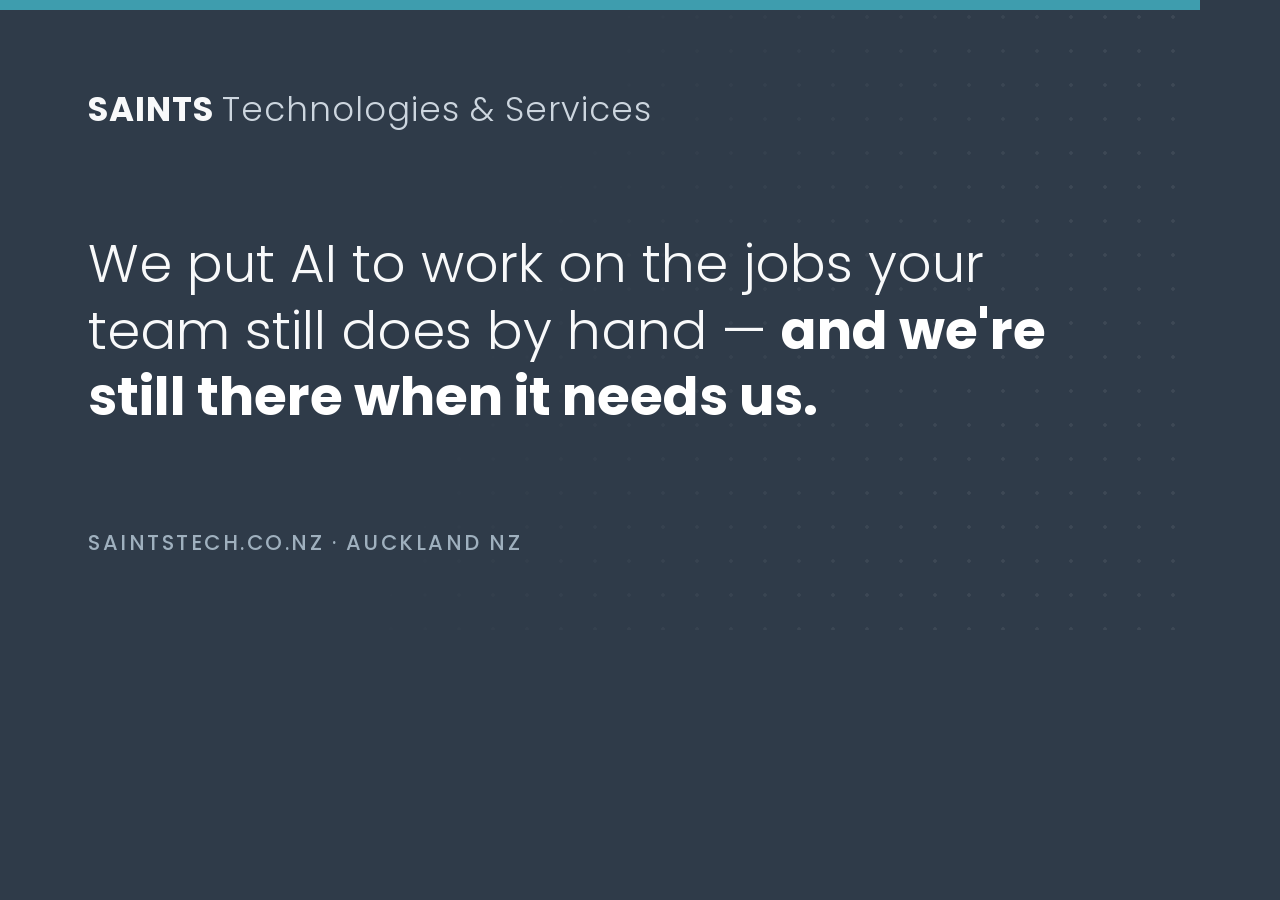
<file: assets/og/og.html>
<!DOCTYPE html>
<!-- Source for assets/img/og-image.png (1200x630). Re-render: pwsh scripts\render-og.ps1 -->
<html lang="en">
<head>
<meta charset="utf-8">
<style>
@font-face{font-family:'Poppins';src:url('../fonts/Poppins-Light.woff2') format('woff2');font-weight:300;}
@font-face{font-family:'Poppins';src:url('../fonts/Poppins-Medium.woff2') format('woff2');font-weight:500;}
@font-face{font-family:'Poppins';src:url('../fonts/Poppins-Bold.woff2') format('woff2');font-weight:700;}
*{margin:0;padding:0;box-sizing:border-box}
body{
  width:1200px;height:630px;overflow:hidden;position:relative;
  background:#2F3B49;color:#F8F9FA;font-family:'Poppins',sans-serif;
  padding:84px 88px 72px;display:flex;flex-direction:column;justify-content:space-between;
}
body::before{
  content:'';position:absolute;inset:0;
  background-image:radial-gradient(rgba(255,255,255,.07) 1.5px,transparent 2px);
  background-size:34px 34px;
  -webkit-mask-image:linear-gradient(112deg,transparent 40%,#000 80%);
  mask-image:linear-gradient(112deg,transparent 40%,#000 80%);
}
.bar{position:absolute;top:0;left:0;right:0;height:10px;background:#3E9DAE}
.co{font-size:34px;font-weight:700;letter-spacing:1px}
.co span{font-weight:300;color:#CDD6DF}
.tag{font-size:53px;font-weight:300;line-height:1.26;max-width:1000px}
.tag b{font-weight:700;color:#fff}
.where{font-size:21px;font-weight:500;color:#9FB0BE;letter-spacing:2.5px;text-transform:uppercase}
</style>
</head>
<body>
<div class="bar"></div>
<div class="co">SAINTS <span>Technologies &amp; Services</span></div>
<div class="tag">We put AI to work on the jobs your team still does by hand — <b>and we're still there when it needs us.</b></div>
<div class="where">saintstech.co.nz · Auckland NZ</div>
</body>
</html>
</file>
<file: css/styles.css>
/* ==========================================================================
   saintstech.co.nz — design system
   Single-page redesign (v3). Self-hosted Newsreader (headlines) + Source Sans 3 (body), brand mark in nav, real
   founder photo, text-only tool rotator. Source of truth for copy is
   ../services/services.md (the master) — design polish lives here.
   ========================================================================== */

/* Source Sans 3 — variable humanist sans for body, UI and SVG labels. */
@font-face{font-family:'Source Sans 3';src:url('../assets/fonts/SourceSans3.woff2') format('woff2');font-weight:300 800;font-style:normal;font-display:swap;}
/* Newsreader — variable serif for headlines only (H1/H2). opsz baked to display. */
@font-face{font-family:'Newsreader';src:url('../assets/fonts/Newsreader.woff2') format('woff2');font-weight:400 700;font-style:normal;font-display:swap;}
/* Atkinson Hyperlegible — body READING text only (prose). Two static weights (400/700);
   max-legibility face (Braille Institute) chosen for the older audience. Scoped to the prose
   selectors below — NOT the chrome, since Atkinson lacks the 500/600/800 the UI ladder needs. */
@font-face{font-family:'Atkinson Hyperlegible';src:url('../assets/fonts/AtkinsonHyperlegible-Regular.woff2') format('woff2');font-weight:400;font-style:normal;font-display:swap;}
@font-face{font-family:'Atkinson Hyperlegible';src:url('../assets/fonts/AtkinsonHyperlegible-Bold.woff2') format('woff2');font-weight:700;font-style:normal;font-display:swap;}
/* reading prose → Atkinson; everything else inherits Source Sans 3 / Newsreader */
.lead,.sect-head p:not(.eyebrow),.step p,.card > p,.card li,.card .fit,.how p,.bio p,.faq .a,.calc-note,.field .hint,.verdict p{font-family:'Atkinson Hyperlegible','Source Sans 3',system-ui,sans-serif;}

/* ---------- tokens -------------------------------------------------------- */
:root{
  --navy-950:#1A222B;
  --navy-900:#242E39;
  --navy:#2F3B49;
  --navy-700:#3A4858;
  --teal:#3E9DAE;
  --teal-bright:#74C6D4;
  --teal-deep:#2E7785;
  --teal-down:#266371;
  --teal-soft:#EAF4F6;
  --ink:#222A33;
  --body:#46505B;
  --muted:#69737E;
  --line:#E3E8EC;
  --paper:#FFFFFF;
  --paper-2:#EDF1F4;
  --paper-cream:#F7F2E7;
  --paper-line:#EDE6D4;
  --ink-warm:#2B2A1E;
  --ink-warm-soft:#6A6450;
  --soft-white:#F8F9FA;
  --soft-dim:#C7D0D9;
  --radius:10px;
  --container:1160px;
  --shadow-card:0 24px 48px -28px rgba(31,42,53,.45);
  --shadow-teal:0 18px 40px -18px rgba(62,157,174,.5);
  --ease:cubic-bezier(.215,.61,.355,1);
  /* subtle film grain for depth on dark sections */
  --grain:url("data:image/svg+xml,%3Csvg xmlns='http://www.w3.org/2000/svg' width='140' height='140'%3E%3Cfilter id='g'%3E%3CfeTurbulence type='fractalNoise' baseFrequency='0.82' numOctaves='2' stitchTiles='stitch'/%3E%3C/filter%3E%3Crect width='100%25' height='100%25' filter='url(%23g)' opacity='0.38'/%3E%3C/svg%3E");
}

/* ---------- reset-lite ---------------------------------------------------- */
*,*::before,*::after{margin:0;padding:0;box-sizing:border-box;}
html{scroll-behavior:smooth;scroll-padding-top:5.25rem;}
body{
  font-family:'Source Sans 3',system-ui,-apple-system,'Segoe UI',sans-serif;
  font-size:clamp(1.0625rem,1rem + .35vw,1.1875rem);
  line-height:1.65;
  color:var(--body);
  background:var(--paper);
  -webkit-font-smoothing:antialiased;
  text-rendering:optimizeLegibility;
}
img{display:block;max-width:100%;height:auto;}
ul,ol{list-style:none;}
a{color:var(--teal-deep);text-decoration-thickness:1px;text-underline-offset:3px;}
a:hover{color:var(--navy);}
::selection{background:var(--teal-soft);color:var(--navy);}
:focus-visible{outline:2px solid var(--teal);outline-offset:3px;border-radius:2px;}

/* ---------- type ----------------------------------------------------------- */
h1,h2,h3,h4{color:var(--navy);line-height:1.18;font-weight:700;}
.display{
  font-family:'Newsreader',Georgia,'Times New Roman',serif;
  font-size:clamp(2.5rem,1.55rem + 4vw,4.7rem);
  font-weight:430;line-height:1.08;letter-spacing:-.005em;
}
.display b{font-weight:640;}
h2{font-family:'Newsreader',Georgia,'Times New Roman',serif;font-size:clamp(1.95rem,1.4rem + 2.2vw,3rem);font-weight:520;line-height:1.13;letter-spacing:-.005em;}
h2 b{font-weight:640;}
h3{font-size:clamp(1.1rem,1rem + .45vw,1.35rem);}
.lead{font-size:clamp(1.15rem,1.05rem + .45vw,1.4rem);font-weight:400;}
.eyebrow{
  display:flex;align-items:center;gap:.7rem;
  font-size:.8125rem;font-weight:500;letter-spacing:.16em;text-transform:uppercase;
  color:var(--teal-deep);margin-bottom:1.1rem;
}
.eyebrow::before{content:'';width:1.9rem;height:2px;background:var(--teal);flex:0 0 auto;}
.on-dark .eyebrow{color:var(--teal-bright);}
.sect-head{margin-bottom:clamp(2.25rem,6vw,3.5rem);max-width:46rem;}
.sect-head p{margin-top:.9rem;font-weight:400;}
.on-dark .sect-head p{color:var(--soft-dim);}
.hl{background:linear-gradient(transparent 60%,var(--teal-soft) 0);padding-inline:.12em;}

/* ---------- layout ---------------------------------------------------------- */
.container{width:100%;max-width:var(--container);margin-inline:auto;padding-inline:clamp(1.25rem,5vw,3rem);}
.section{padding-block:clamp(3.75rem,9.5vw,6.75rem);}
.alt{background:var(--paper-2);}
.tint{background:var(--teal-soft);}
.tint .eyebrow{color:var(--teal-down);}
.tint .hl{background-image:linear-gradient(transparent 60%,var(--teal-bright) 0);}
.skip{position:absolute;left:-200vw;top:0;z-index:200;background:var(--navy);color:#fff;padding:.6rem 1rem;border-radius:0 0 var(--radius) 0;}
.skip:focus{left:0;}

/* ---------- buttons ----------------------------------------------------------- */
.btn{
  display:inline-flex;align-items:center;justify-content:center;gap:.6rem;
  font-weight:500;font-size:.95rem;line-height:1;letter-spacing:.01em;
  padding:.95rem 1.6rem;border-radius:8px;border:0;cursor:pointer;
  text-decoration:none;white-space:nowrap;
  transition:transform .2s var(--ease),box-shadow .2s var(--ease),background-color .2s var(--ease),color .2s var(--ease);
}
.btn:hover{transform:translateY(-2px);}
.btn:active{transform:translateY(0) scale(.99);}
.btn .arr{transition:transform .25s var(--ease);font-weight:400;}
.btn:hover .arr{transform:translateX(4px);}
.btn-solid{background:var(--teal-deep);color:#fff;}
.btn-solid:hover{background:var(--teal-down);color:#fff;box-shadow:var(--shadow-teal);}
.btn-light{background:var(--soft-white);color:var(--navy);}
.btn-light:hover{color:var(--navy);box-shadow:0 14px 32px -14px rgba(0,0,0,.55);}
.btn-ghost{color:var(--soft-white);box-shadow:inset 0 0 0 1.5px rgba(248,249,250,.45);background:transparent;}
.btn-ghost:hover{color:#fff;box-shadow:inset 0 0 0 1.5px rgba(248,249,250,.95);}

/* ---------- nav ------------------------------------------------------------------ */
.nav{
  position:sticky;top:0;z-index:100;
  background:rgba(255,255,255,.9);
  backdrop-filter:saturate(140%) blur(10px);
  -webkit-backdrop-filter:saturate(140%) blur(10px);
  border-bottom:1px solid var(--line);
}
.nav::before{content:'';display:block;height:3px;background:linear-gradient(90deg,var(--teal),var(--teal-bright) 45%,var(--teal));opacity:.45;}
/* scroll-progress fill over the top rule */
.nav::after{content:'';position:absolute;top:0;left:0;height:3px;width:100%;transform:scaleX(var(--scroll,0));transform-origin:left;background:var(--teal-bright);box-shadow:0 0 8px rgba(116,198,212,.7);}
.nav-inner{display:flex;align-items:center;gap:2rem;height:4.25rem;}
.brand{display:inline-flex;align-items:center;gap:.65rem;text-decoration:none;flex:0 0 auto;}
.brand-mark{display:block;height:2.5rem;width:auto;transform:translateY(var(--logo-nudge,0));}
.brand-lockup{font-size:1.15rem;font-weight:500;letter-spacing:.05em;text-transform:uppercase;color:var(--body);white-space:nowrap;}
.brand-lockup b{font-weight:800;color:var(--navy);}
.bl-rest{margin-left:.3em;}
.nav-links{display:flex;align-items:center;gap:1.6rem;margin-left:auto;}
.nav-links a:not(.btn){font-size:.92rem;font-weight:600;color:var(--navy);text-decoration:none;padding-block:.35rem;
  background-image:linear-gradient(var(--teal),var(--teal));background-repeat:no-repeat;background-position:0 100%;background-size:0% 2px;
  transition:color .2s var(--ease),background-size .25s var(--ease);}
.nav-links a:not(.btn):hover{color:var(--teal-deep);background-size:100% 2px;}
.nav .btn{padding:.7rem 1.15rem;font-size:.875rem;}

/* ---------- hero -------------------------------------------------------------------- */
.hero{position:relative;background:var(--navy);color:var(--soft-white);overflow:hidden;}
.hero::before{
  content:'';position:absolute;inset:0;pointer-events:none;
  background-image:radial-gradient(rgba(255,255,255,.07) 1px,transparent 1.6px),var(--grain);
  background-size:28px 28px,140px 140px;
  -webkit-mask-image:linear-gradient(105deg,transparent 38%,#000 75%);
  mask-image:linear-gradient(105deg,transparent 38%,#000 75%);
}
.hero::after{
  content:'';position:absolute;inset:0;pointer-events:none;
  background:radial-gradient(620px 460px at 78% 45%,rgba(62,157,174,.22),transparent 68%);
}
.hero-inner{
  position:relative;z-index:1;
  display:grid;grid-template-columns:minmax(0,1.05fr) minmax(0,.95fr);
  gap:clamp(2.5rem,5vw,4rem);align-items:center;
  padding-block:clamp(4rem,10vw,7rem);
}
.hero h1{color:#fff;margin-bottom:1.5rem;max-width:44rem;}
.hero .sub{color:var(--soft-dim);max-width:38rem;margin-bottom:1.4rem;}
.hero-support{max-width:40rem;margin-bottom:2.3rem;font-size:clamp(1.0625rem,1rem + .35vw,1.1875rem);font-weight:300;line-height:1.55;color:var(--soft-dim);}
.hero-support b{color:var(--soft-white);font-weight:500;}
.cta-row{display:flex;flex-wrap:wrap;gap:.875rem;align-items:center;}
/* inline rotating tool name, embedded in the hero support line */
.rotator{display:inline;}
.rotator .rot-item{font-weight:500;color:var(--teal-bright);}
.rotator .rot-item:not(:last-child)::after{content:', ';color:#AEBCC8;font-weight:300;}
.rotator.is-live{position:relative;display:inline-block;vertical-align:baseline;text-align:center;}
.rotator.is-live .rot-sizer{visibility:hidden;white-space:nowrap;font-weight:500;}
.rotator.is-live .rot-item{position:absolute;left:0;right:0;top:0;text-align:center;white-space:nowrap;opacity:0;transform:translateY(5px);transition:opacity .45s var(--ease),transform .45s var(--ease);}
.rotator.is-live .rot-item::after{content:none;}
.rotator.is-live .rot-item.active{opacity:1;transform:none;}

/* hero load-in (CSS keyframes — all browsers) */
.lift{opacity:0;transform:translateY(16px);animation:liftIn .7s var(--ease) forwards;animation-delay:var(--d,0s);}
.d1{--d:.05s;} .d2{--d:.16s;} .d3{--d:.27s;} .d4{--d:.38s;} .d5{--d:.52s;}
@keyframes liftIn{to{opacity:1;transform:none;}}

/* ---------- hero diagram --------------------------------------------------------------- */
.hero-visual{position:relative;}
.hero-visual svg{width:100%;height:auto;display:block;filter:drop-shadow(0 18px 30px rgba(13,20,27,.3));}
.hero-visual .dia-mobile{display:none;max-width:340px;margin-inline:auto;}
.svg-card{fill:#394655;stroke:rgba(255,255,255,.12);stroke-width:1;}
.svg-t1{fill:#EDF1F4;font-size:13.5px;font-weight:500;font-family:'Source Sans 3',system-ui,sans-serif;}
.svg-t2{fill:#9FB0BE;font-size:11px;font-weight:300;font-family:'Source Sans 3',system-ui,sans-serif;}
.svg-cap{fill:#8FA0AE;font-size:11px;font-weight:300;font-family:'Source Sans 3',system-ui,sans-serif;letter-spacing:.04em;}
.dia-mobile .svg-t1{font-size:14.5px;}
.dia-mobile .svg-t2{font-size:11.5px;}
.flow{fill:none;stroke:var(--teal);stroke-width:2;stroke-linecap:round;stroke-dasharray:3 9;animation:dash 1.15s linear infinite;}
.flow.f2{animation-delay:.18s;}
.flow.f3{animation-delay:.36s;}
.flow.out{stroke:var(--teal-bright);animation-delay:.55s;}
.flow.out.f2{animation-delay:.73s;}
.flow.out.f3{animation-delay:.91s;}
@keyframes dash{to{stroke-dashoffset:-12;}}
.group-frame{fill:none;stroke:var(--teal);stroke-width:1.5;stroke-dasharray:5 7;animation:dash 1.4s linear infinite;opacity:.85;}
.node-box{fill:#2A3540;stroke:var(--teal);stroke-width:1.5;}
.node-s{fill:var(--soft-white);font-size:42px;font-weight:700;font-family:'Source Sans 3',system-ui,sans-serif;}
.dia-mobile .node-s{font-size:34px;}
.ring{fill:none;stroke:var(--teal-bright);stroke-width:1.5;opacity:0;transform-origin:center;transform-box:fill-box;animation:ping 2.8s var(--ease) infinite;}
@keyframes ping{0%{transform:scale(.62);opacity:.65;}70%{opacity:0;}100%{transform:scale(1.28);opacity:0;}}
.tick-c{fill:var(--teal);}
.tick-p{fill:none;stroke:#fff;stroke-width:2;stroke-linecap:round;stroke-linejoin:round;}

/* ---------- scroll reveals (IntersectionObserver — Safari/iOS friendly) ------------------- */
.js .reveal{opacity:0;transform:translateY(18px);transition:opacity .7s var(--ease),transform .7s var(--ease);}
.js .reveal.is-in{opacity:1;transform:none;}

/* ---------- steps ---------------------------------------------------------------------------- */
.steps{display:grid;grid-template-columns:repeat(4,1fr);gap:2.5rem 2rem;position:relative;--conn-top:-1.5rem;}
/* teal connector draws across the four steps as the row reveals (timeline feel); lifted into a gap above the per-step header lines, ends in an arrowhead for left-to-right flow */
.js .steps::after{content:'';position:absolute;top:var(--conn-top);left:0;width:100%;height:2px;background:linear-gradient(90deg,var(--teal),var(--teal-bright));transform:scaleX(0);transform-origin:left;transition:transform 2.4s var(--ease);}
.js .steps.is-drawn::after{transform:scaleX(1);}
/* arrowhead on the right end — fades in as the line finishes drawing (instant under reduced-motion) */
.js .steps::before{content:'';position:absolute;top:var(--conn-top);right:0;width:0;height:0;border-top:6px solid transparent;border-bottom:6px solid transparent;border-left:11px solid var(--teal-bright);transform:translateY(-5px);opacity:0;transition:opacity .35s var(--ease) 1.9s;}
.js .steps.is-drawn::before{opacity:1;}
.step{border-top:1px solid var(--line);padding-top:1.5rem;position:relative;}
.step::before{content:'';position:absolute;top:-1px;left:0;width:2.4rem;height:3px;background:var(--teal);}
.step .num{
  display:block;font-size:clamp(2.8rem,2.3rem + 2vw,4rem);
  font-weight:300;line-height:1;letter-spacing:-.02em;
  color:#CFE3E8;-webkit-text-stroke:1.5px var(--teal);
  margin-bottom:1rem;
}
.step h3{font-size:1.2rem;margin-bottom:.55rem;}
.tag{display:inline-block;background:var(--teal-soft);color:var(--teal-down);border-radius:999px;padding:.3rem .85rem;font-size:.8rem;font-weight:500;margin-bottom:.85rem;}
.step p{font-size:1.0625rem;font-weight:400;}
.step p b{font-weight:700;color:var(--ink);}

/* ---------- service cards ---------------------------------------------------------------------- */
.cards{display:grid;grid-template-columns:repeat(2,1fr);gap:2rem;align-items:stretch;}
.card{
  position:relative;overflow:hidden;
  display:flex;flex-direction:column;align-items:flex-start;
  background:var(--paper);border:1px solid var(--line);border-radius:var(--radius);
  padding:2.4rem 2.4rem 2.1rem;
  transition:transform .25s var(--ease),box-shadow .25s var(--ease);
}
.card::before{content:'';position:absolute;top:0;left:0;right:0;height:3px;background:linear-gradient(90deg,var(--teal),var(--teal-bright));}
.card:hover{transform:translateY(-4px);box-shadow:var(--shadow-card);}
.card .kicker{font-size:.8125rem;font-weight:500;letter-spacing:.16em;text-transform:uppercase;color:var(--teal-deep);margin-bottom:.6rem;}
.card h3{font-size:clamp(1.3rem,1.15rem + .6vw,1.6rem);margin-bottom:.8rem;}
.price{display:flex;align-items:baseline;flex-wrap:wrap;gap:.25rem .6rem;margin-bottom:1.2rem;}
.price .amt{font-size:clamp(1.25rem,1.1rem + .6vw,1.5rem);font-weight:700;color:var(--navy);letter-spacing:-.01em;}
.price span{font-weight:400;font-size:.9375rem;color:var(--muted);}
.card > p{font-weight:400;margin-bottom:1.35rem;}
.card ul{margin-bottom:1.5rem;display:grid;gap:.6rem;}
.card li{font-size:1.0625rem;font-weight:400;position:relative;padding-left:1.2rem;}
.card li::before{content:'';position:absolute;left:0;top:.52em;width:6px;height:6px;border-radius:50%;background:var(--teal);}
.card li b{font-weight:700;color:var(--ink);}
.card .fit{margin-top:auto;width:100%;background:var(--teal-soft);border-radius:8px;padding:.95rem 1.15rem;font-size:.9rem;line-height:1.55;color:#28525B;}
.card .fit b{font-weight:700;}
.card--featured{
  background:linear-gradient(165deg,var(--navy) 0%,var(--navy-900) 100%);
  border-color:rgba(116,198,212,.28);color:var(--soft-dim);
  box-shadow:0 26px 52px -26px rgba(20,30,40,.6);
}
.card--featured::before{background:linear-gradient(90deg,var(--teal-bright),var(--teal));}
.card--featured:hover{box-shadow:0 30px 60px -24px rgba(46,119,133,.55);}
.card--featured .kicker{color:var(--teal-bright);}
.card--featured h3{color:#fff;}
.card--featured .price .amt{color:#fff;}
.card--featured .price span{color:#9FB0BE;}
.card--featured li{color:#D2DAE2;}
.card--featured li::before{background:var(--teal-bright);}
.card--featured li b{color:#fff;font-weight:500;}
.card--featured .fit{background:rgba(116,198,212,.13);color:#CDE6EC;}
.card--featured .fit b{color:#fff;}

/* ---------- calculator — a cream "worksheet" floating on the dark desk -------------------------------- */
.calc{position:relative;background:var(--navy-900);overflow:hidden;}
.calc::before{
  content:'';position:absolute;inset:0;pointer-events:none;
  background:
    radial-gradient(640px 420px at 12% 0%,rgba(62,157,174,.22),transparent 70%),
    radial-gradient(rgba(255,255,255,.05) 1px,transparent 1.6px),
    var(--grain);
  background-size:auto,28px 28px,140px 140px;
}
.calc .container{position:relative;}
/* the worksheet: cream stock, faint ledger ruling, grain tooth, a soft drop-shadow */
.calc-sheet{
  position:relative;
  background:var(--paper-cream);color:var(--ink-warm);
  border-radius:14px;padding:clamp(1.9rem,4vw,3.4rem);
  box-shadow:0 44px 80px -34px rgba(0,0,0,.62),0 2px 0 rgba(0,0,0,.05);
  background-image:var(--grain),repeating-linear-gradient(var(--paper-cream),var(--paper-cream) 33px,var(--paper-line) 34px);
  background-size:140px 140px,auto;
}
.calc h2{color:var(--ink-warm);}
.calc .eyebrow{color:var(--teal-down);}
.calc .sect-head p{color:var(--ink-warm-soft);}
.calc-grid{display:grid;grid-template-columns:minmax(0,1fr) minmax(0,1.1fr);gap:clamp(2rem,5vw,3.5rem);align-items:start;}
.calc-inputs{display:grid;gap:2rem;}
.field label{display:flex;justify-content:space-between;align-items:baseline;gap:1rem;font-size:.95rem;font-weight:600;color:var(--ink-warm);margin-bottom:.9rem;}
.field output{font-weight:700;color:var(--teal-down);font-size:1.05rem;white-space:nowrap;}
input[type=range]{
  -webkit-appearance:none;appearance:none;
  width:100%;height:6px;border-radius:999px;
  background:linear-gradient(90deg,var(--teal-deep) 30%,rgba(43,42,30,.14) 30%);
  outline-offset:6px;cursor:pointer;
}
input[type=range]::-webkit-slider-thumb{
  -webkit-appearance:none;appearance:none;
  width:24px;height:24px;border-radius:50%;
  background:var(--teal-deep);border:3px solid var(--paper-cream);
  box-shadow:0 2px 8px rgba(43,42,30,.4);
}
input[type=range]::-moz-range-thumb{
  width:18px;height:18px;border-radius:50%;
  background:var(--teal-deep);border:3px solid var(--paper-cream);
  box-shadow:0 2px 8px rgba(43,42,30,.4);
}
input[type=range]::-moz-range-track{background:transparent;}
.field .hint{font-size:.8125rem;font-weight:400;color:var(--ink-warm-soft);margin-top:.6rem;}
.calc-note{font-size:.8125rem;font-weight:400;color:var(--ink-warm-soft);line-height:1.6;border-left:2px solid rgba(46,119,133,.5);padding-left:1rem;}
.calc-out{background:rgba(255,255,255,.5);border:1px solid rgba(43,42,30,.12);border-radius:var(--radius);padding:1.8rem 1.9rem;}
.stat{display:flex;justify-content:space-between;align-items:baseline;gap:1rem;padding-block:.85rem;border-bottom:1px solid rgba(43,42,30,.14);}
.stat .k{font-size:.875rem;font-weight:400;color:var(--ink-warm-soft);}
.stat .v{font-size:clamp(1.3rem,1.1rem + .9vw,1.8rem);font-weight:700;color:var(--ink-warm);letter-spacing:-.01em;white-space:nowrap;}
.stat .v small{font-size:.78rem;font-weight:400;color:var(--ink-warm-soft);margin-left:.25rem;}
.verdict{margin-top:1.4rem;}
.verdict .badge{
  display:inline-block;font-size:.75rem;font-weight:700;letter-spacing:.14em;text-transform:uppercase;
  color:#fff;background:var(--teal-deep);
  border-radius:999px;padding:.35rem .9rem;margin-bottom:.8rem;transform-origin:left center;
}
.verdict.pulse .badge{animation:badgePulse .42s var(--ease);}
@keyframes badgePulse{0%{transform:scale(.82);opacity:.3;}60%{transform:scale(1.05);}100%{transform:scale(1);opacity:1;}}
.verdict.is-no .badge{background:#B8AE95;color:var(--ink-warm);}
.verdict.is-maybe .badge{background:rgba(62,157,174,.22);color:var(--teal-down);}
.verdict h3{font-family:'Newsreader',Georgia,'Times New Roman',serif;font-weight:560;color:var(--ink-warm);font-size:1.4rem;letter-spacing:-.005em;margin-bottom:.45rem;}
.verdict p{font-size:.95rem;font-weight:400;color:var(--ink-warm-soft);}
.verdict p b{color:var(--ink-warm);font-weight:600;}
.verdict .go{margin-top:1.2rem;}

/* ---------- "ships with" marquee (light teal accent strip) -------------------------------------------- */
.band{background:var(--teal-soft);color:var(--teal-down);overflow:hidden;border-block:1px solid rgba(62,157,174,.18);}
.band-inner{display:flex;align-items:center;gap:2.5rem;padding-block:1.5rem;}
.band .t{flex:0 0 auto;font-size:.8125rem;font-weight:700;letter-spacing:.16em;text-transform:uppercase;color:var(--navy);}
.marquee{
  flex:1;min-width:0;overflow:hidden;
  -webkit-mask-image:linear-gradient(90deg,transparent,#000 7%,#000 93%,transparent);
  mask-image:linear-gradient(90deg,transparent,#000 7%,#000 93%,transparent);
}
.marquee-track{display:flex;gap:3rem;width:max-content;animation:slide 26s linear infinite;}
.band:hover .marquee-track{animation-play-state:paused;}
.marquee ul{display:flex;gap:3rem;flex:0 0 auto;}
.band li{position:relative;padding-left:1.05rem;font-weight:400;font-size:.9375rem;color:#2E5A63;white-space:nowrap;}
.band li::before{content:'';position:absolute;left:0;top:.55em;width:6px;height:6px;border-radius:50%;background:var(--teal);}
@keyframes slide{to{transform:translateX(calc(-50% - 1.5rem));}}

/* ---------- FAQ -------------------------------------------------------------------------------------------- */
.faq{max-width:46rem;}
.faq details{border-bottom:1px solid var(--line);}
.faq summary{
  list-style:none;cursor:pointer;
  display:flex;justify-content:space-between;align-items:center;gap:1.5rem;
  padding-block:1.2rem;
  font-weight:500;color:var(--navy);font-size:1.1rem;
}
.faq summary::-webkit-details-marker{display:none;}
.faq summary::after{
  content:'+';flex:0 0 auto;
  width:1.9rem;height:1.9rem;border-radius:50%;
  display:flex;align-items:center;justify-content:center;
  background:var(--teal-soft);color:var(--teal-down);
  font-size:1.2rem;font-weight:400;line-height:1;
  transition:transform .3s var(--ease);
}
.faq details[open] summary::after{transform:rotate(45deg);}
.faq summary:hover{color:var(--teal-deep);}
.faq .a{padding:0 0 1.4rem;font-weight:400;max-width:40rem;}
.faq .a b{font-weight:700;color:var(--ink);}

/* ---------- about ------------------------------------------------------------------------------------------------ */
.about-grid{display:grid;grid-template-columns:minmax(240px,340px) minmax(0,1fr);gap:clamp(2.5rem,6vw,4.5rem);align-items:start;}
/* PRODUCTION: replace the monogram with <img src="assets/img/josiah.jpg"> (same frame styles apply) */
.portrait{position:relative;margin:0 1.1rem 1.1rem 0;}
.portrait::after{content:'';position:absolute;z-index:0;inset:1.1rem -1.1rem -1.1rem 1.1rem;border:2px solid var(--teal);border-radius:12px;}
.monogram{
  position:relative;z-index:1;
  aspect-ratio:4/5;width:100%;border-radius:12px;
  background:linear-gradient(165deg,var(--navy) 0%,var(--navy-900) 100%);
  box-shadow:var(--shadow-card);
  display:flex;flex-direction:column;align-items:center;justify-content:center;gap:.6rem;
}
.monogram .mg{font-size:4rem;font-weight:700;color:var(--soft-white);line-height:1;}
.monogram .mg-sub{font-size:.8125rem;font-weight:300;letter-spacing:.12em;text-transform:uppercase;color:var(--soft-dim);}
.portrait img{position:relative;z-index:1;border-radius:12px;aspect-ratio:4/5;object-fit:cover;width:100%;box-shadow:var(--shadow-card);}
.bio p{font-weight:400;max-width:40rem;}
.bio p + p{margin-top:1.15rem;}
.bio > p:first-of-type{font-size:clamp(1.1rem,1rem + .5vw,1.3rem);color:var(--ink);}
.bio p b{font-weight:700;color:var(--ink);}
.how{display:grid;grid-template-columns:repeat(2,1fr);gap:1.5rem;margin-top:2.5rem;}
.how li{position:relative;overflow:hidden;background:var(--paper);border:1px solid var(--line);border-radius:var(--radius);padding:1.6rem 1.7rem;}
.how li::before{content:'';position:absolute;top:0;left:0;right:0;height:3px;background:linear-gradient(90deg,var(--teal),var(--teal-bright));}
.how h3{font-size:1.05rem;margin-bottom:.45rem;}
.how p{font-size:1.0625rem;font-weight:400;}
/* editorial asymmetry — portrait floats centered against the bio, nudged into the gutter (desktop only) */
@media (min-width:901px){
  .about-grid{align-items:center;}
  .about-grid .portrait{margin-left:-1rem;}
  .portrait::after{inset:1.4rem -1.4rem -1.4rem 1.4rem;}
}

/* ---------- contact ------------------------------------------------------------------------------------------------- */
.contact{position:relative;overflow:hidden;background:var(--navy-900);color:var(--soft-white);}
.contact::before{content:'';position:absolute;inset:0;pointer-events:none;
  background:
    radial-gradient(640px 380px at 85% 0%,rgba(62,157,174,.26),transparent 70%),
    radial-gradient(rgba(255,255,255,.05) 1px,transparent 1.6px),
    var(--grain);
  background-size:auto,28px 28px,140px 140px;}
.contact .container{position:relative;}
.contact h2{color:#fff;margin-bottom:.7rem;}
.contact .lead{color:var(--soft-dim);max-width:38rem;margin-bottom:2.25rem;}
.biglink{
  display:inline-block;
  font-size:clamp(1.3rem,1rem + 2.1vw,2.4rem);
  font-weight:300;letter-spacing:-.01em;color:#fff;text-decoration:none;
  padding-bottom:.18em;margin-bottom:1.9rem;
  background-image:linear-gradient(var(--teal-bright),var(--teal-bright));
  background-repeat:no-repeat;background-size:36% 2px;background-position:0 100%;
  transition:background-size .4s var(--ease);
  overflow-wrap:anywhere;
}
.biglink b{font-weight:700;}
.biglink:hover{color:#fff;background-size:100% 2px;}
.contact .promise{margin-top:1.6rem;font-size:.875rem;color:var(--soft-dim);}

/* ---------- footer ----------------------------------------------------------------------------------------------------- */
.footer{background:var(--navy-950);color:var(--soft-dim);}
.footer-inner{display:grid;grid-template-columns:1.2fr .8fr;gap:2rem 3rem;padding-block:3.25rem;}
.lockup{font-size:1.05rem;font-weight:700;letter-spacing:.06em;color:#fff;text-transform:uppercase;}
.lockup span{font-weight:300;color:var(--soft-dim);}
.footer .motto{margin-top:.85rem;font-weight:400;font-size:.95rem;line-height:1.6;max-width:24rem;}
.footer-meta{display:grid;gap:.5rem;font-size:.9rem;align-content:start;text-align:right;}
.footer-meta .who b{color:#fff;font-weight:500;}
.footer-meta a{color:#DDE3E9;text-decoration:none;}
.footer-meta a:hover{color:var(--teal-bright);}
.footer-bottom{border-top:1px solid rgba(255,255,255,.08);padding-block:1.3rem;font-size:.8125rem;color:#8C97A3;display:flex;justify-content:space-between;gap:.75rem 2rem;flex-wrap:wrap;}
.footer-legal{flex-basis:100%;font-size:.75rem;color:#6B7480;line-height:1.55;margin-top:.35rem;}

/* ---------- sticky mobile action bar -------------------------------------------------------------------------------------- */
.mobile-cta{
  position:fixed;left:0;right:0;bottom:0;z-index:90;
  display:none;gap:.6rem;
  padding:.6rem .9rem calc(.6rem + env(safe-area-inset-bottom));
  background:rgba(26,34,43,.92);
  backdrop-filter:blur(10px);-webkit-backdrop-filter:blur(10px);
  border-top:1px solid rgba(255,255,255,.1);
  transform:translateY(0);transition:transform .35s var(--ease);
}
.mobile-cta.is-hidden{transform:translateY(110%);}
.mobile-cta .btn{flex:1;padding:.85rem .5rem;font-size:.9rem;}
.mobile-cta .btn-ghost{box-shadow:inset 0 0 0 1.5px rgba(248,249,250,.35);}

/* ---------- reduced motion ----------------------------------------------------------------------------------------------------- */
@media (prefers-reduced-motion: reduce){
  html{scroll-behavior:auto;}
  *,*::before,*::after{animation:none !important;transition:none !important;}
  .lift{opacity:1;transform:none;}
  .js .reveal{opacity:1;transform:none;}
  .marquee{mask-image:none;-webkit-mask-image:none;}
  .marquee-track{width:auto;flex-wrap:wrap;gap:1rem 2.5rem;}
  .marquee ul{flex-wrap:wrap;gap:.75rem 2.5rem;}
  .marquee ul[aria-hidden="true"]{display:none;}
  .band li{white-space:normal;}
  .rotator.is-live{position:static;display:inline;}
  .rotator.is-live .rot-sizer{display:none;}
  .rotator.is-live .rot-item{position:static;opacity:1;transform:none;}
  .rotator.is-live .rot-item:not(:last-child)::after{content:', ';color:#AEBCC8;}
}

/* ---------- responsive ------------------------------------------------------------------------------------------------------------ */
@media (max-width: 1020px){
  .hero-inner{grid-template-columns:1fr;}
  .hero-visual{max-width:460px;margin-inline:auto;width:100%;}
  .calc-grid{grid-template-columns:1fr;}
}
@media (max-width: 900px){
  .steps{grid-template-columns:repeat(2,1fr);}
  .steps::after,.steps::before{display:none;}  /* connector + arrowhead: single-row timeline, 4-col only */
  .cards{grid-template-columns:1fr;}
  .how{grid-template-columns:1fr;}
  .about-grid{grid-template-columns:1fr;}
  .portrait{max-width:320px;}
  .band-inner{flex-direction:column;align-items:flex-start;gap:1.1rem;}
  .marquee{width:100%;}
  .footer-inner{grid-template-columns:1fr;}
  .footer-meta{text-align:left;}
}
@media (max-width: 760px){
  .nav-links a.m-hide{display:none;}
  .nav-inner{gap:1rem;}
  .mobile-cta{display:flex;}
  body{padding-bottom:calc(64px + env(safe-area-inset-bottom));}
}
@media (max-width: 640px){
  .hero-visual .dia-desktop{display:none;}
  .hero-visual .dia-mobile{display:block;}
  .steps{grid-template-columns:1fr;}
}
@media (max-width: 600px){
  /* stack the wordmark beside the logo: SAINTS over Technologies & Services */
  .nav-inner{gap:.7rem;}
  .brand{gap:.5rem;}
  .brand-lockup{display:flex;flex-direction:column;line-height:1.05;font-size:1.05rem;letter-spacing:.04em;}
  .bl-rest{margin-left:0;margin-top:.16rem;font-size:.72rem;font-weight:500;letter-spacing:.01em;text-transform:none;color:var(--body);}
}
@media (max-width: 430px){
  .brand-mark{height:2rem;}
  .brand-lockup{font-size:1rem;}
  .btn{padding:.85rem 1.2rem;}
  .nav .btn{padding:.6rem .85rem;font-size:.82rem;}  /* trim CTA so the bigger stacked wordmark clears it */
}
</file>
